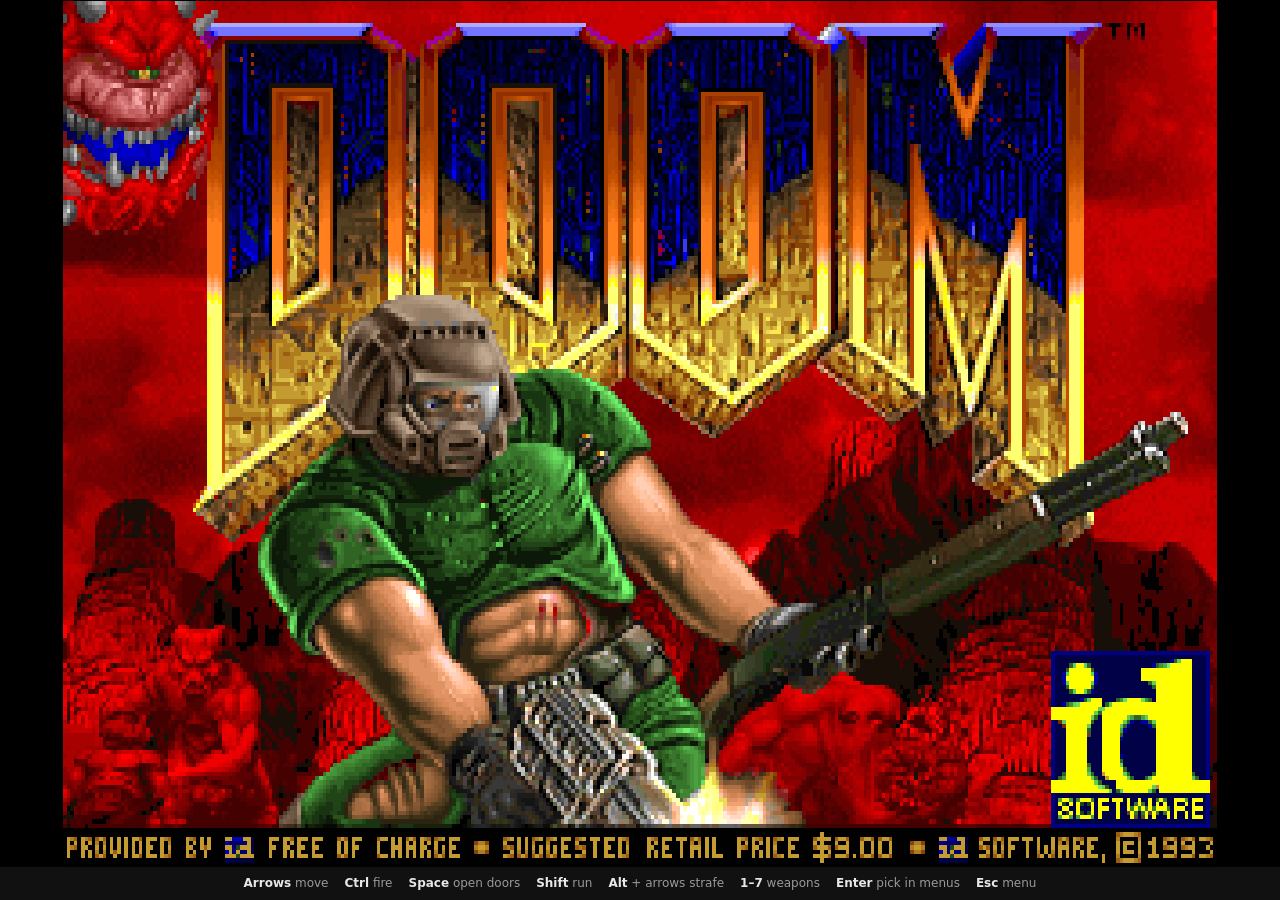
<file: public/games/DOOM/index.html>
<!doctype html>
<html lang="en">
<head>
<meta charset="utf-8">
<meta name="viewport" content="width=device-width, initial-scale=1, viewport-fit=cover">
<title>DOOM (1993, shareware)</title>
<style>
	html, body { margin: 0; height: 100%; background: #000; color: #e8e8e8; font-family: system-ui, -apple-system, "Segoe UI", Roboto, sans-serif; overflow: hidden; }
	body { display: flex; flex-direction: column; }
	.stage { flex: 1; min-height: 0; display: grid; place-items: center; }
	/* DOOM draws 320x200 pixels that were shown on 4:3 screens, so stretch to 4:3 */
	canvas { display: block; width: min(100vw, calc((100vh - 34px) * 4 / 3)); aspect-ratio: 4 / 3; image-rendering: pixelated; background: #000; outline: none; }
	.help {
		flex: none; display: flex; flex-wrap: wrap; justify-content: center; gap: 4px 16px; padding: 8px 12px;
		background: #111; color: #9a9a9a; font-size: 12px; line-height: 1.4;
	}
	.help b { color: #e8e8e8; font-weight: 600; }
	.msg { position: fixed; inset: 0; display: grid; place-items: center; text-align: center; padding: 0 16px; font-size: 15px; color: #bbb; pointer-events: none; }
	/* On-screen buttons for phones and tablets */
	.pad { display: none; }
	@media (pointer: coarse) {
		.help { display: none; }
		.pad {
			position: fixed; left: 0; right: 0; bottom: 0; display: flex; justify-content: space-between; align-items: flex-end;
			padding: 12px max(12px, env(safe-area-inset-right, 0px)) max(12px, env(safe-area-inset-bottom, 0px)) max(12px, env(safe-area-inset-left, 0px));
			pointer-events: none;
		}
		.pad-group { display: grid; gap: 8px; pointer-events: auto; }
		.dpad { grid-template-columns: repeat(3, 54px); grid-template-rows: repeat(2, 54px); }
		.acts { grid-template-columns: repeat(2, 64px); }
		.pad button {
			border: 1px solid rgba(255, 255, 255, 0.25); border-radius: 12px; background: rgba(255, 255, 255, 0.12);
			color: #fff; font: 600 13px system-ui, sans-serif; touch-action: none; user-select: none; -webkit-user-select: none;
		}
		.pad button.down { background: rgba(255, 255, 255, 0.35); }
		.acts button { height: 54px; }
		.up { grid-column: 2; }
		.left { grid-column: 1; grid-row: 2; } .dn { grid-column: 2; grid-row: 2; } .right { grid-column: 3; grid-row: 2; }
	}
</style>
</head>
<body>
<div class="stage"><canvas id="screen" width="640" height="400" tabindex="0" aria-label="DOOM"></canvas></div>
<div class="help">
	<span><b>Arrows</b> move</span><span><b>Ctrl</b> fire</span><span><b>Space</b> open doors</span>
	<span><b>Shift</b> run</span><span><b>Alt</b> + arrows strafe</span><span><b>1–7</b> weapons</span>
	<span><b>Enter</b> pick in menus</span><span><b>Esc</b> menu</span>
</div>
<p class="msg" id="msg">Loading DOOM…</p>
<div class="pad" aria-hidden="true">
	<div class="pad-group dpad">
		<button class="up" data-key="173">▲</button>
		<button class="left" data-key="172">◀</button><button class="dn" data-key="175">▼</button><button class="right" data-key="174">▶</button>
	</div>
	<div class="pad-group acts">
		<button data-key="27">Menu</button><button data-key="13">Enter</button>
		<button data-key="32">Use</button><button data-key="157">Fire</button>
	</div>
</div>
<script>
"use strict";
// DOOM (1993) shareware episode, running as WebAssembly.
// doom.wasm is id Software's DOOM source (GPL-2.0) built for the web by Cornelius Diekmann
// (github.com/diekmann/wasm-fizzbuzz), with the unmodified shareware doom1.wad inside. See README.txt.
// The game can only draw frames and print log lines; it gets nothing else from the page.
(async () => {
	const W = 640, H = 400;
	const canvas = document.getElementById("screen");
	const ctx = canvas.getContext("2d");
	const msg = document.getElementById("msg");
	const memory = new WebAssembly.Memory({ initial: 108 });
	const noop = () => {};

	let game;
	try {
		game = await WebAssembly.instantiateStreaming(fetch("doom.wasm"), {
			js: {
				js_console_log: noop,
				js_stdout: noop,
				js_stderr: noop,
				js_milliseconds_since_start: () => performance.now(),
				js_draw_screen: (ptr) => {
					ctx.putImageData(new ImageData(new Uint8ClampedArray(memory.buffer, ptr, W * H * 4), W, H), 0, 0);
				},
			},
			env: { memory },
		});
	} catch (e) {
		msg.textContent = "Couldn't load DOOM. Reload the page to try again.";
		return;
	}
	msg.remove();
	const doom = game.instance.exports;

	// Browser keys → DOOM's key numbers (doomdef.h)
	const SPECIAL = {
		ArrowLeft: 172, ArrowRight: 174, ArrowUp: 173, ArrowDown: 175,
		Control: 157, Alt: 184, Shift: 182, Enter: 13, Escape: 27, Tab: 9, Backspace: 127, " ": 32, Pause: 255,
	};
	function doomKey(e) {
		if (e.key in SPECIAL) return SPECIAL[e.key];
		if (/^F([1-9]|1[0-2])$/.test(e.key)) return 186 + Number(e.key.slice(1)); // F1 = 187
		if (/^Digit\d$/.test(e.code)) return 48 + Number(e.code.slice(5)); // weapons, even while Shift (run) is held
		if (e.key.length === 1) {
			const c = e.key.toLowerCase().charCodeAt(0);
			if (c >= 32 && c < 127) return c;
		}
		return 0;
	}
	function onKey(type, e) {
		if (e.ctrlKey && e.key !== "Control" && /^[a-z]$/i.test(e.key)) return; // leave browser shortcuts alone
		const k = doomKey(e);
		if (!k) return;
		e.preventDefault();
		doom.add_browser_event(type, k);
	}
	window.addEventListener("keydown", (e) => onKey(0, e));
	window.addEventListener("keyup", (e) => onKey(1, e));

	// On-screen buttons (phones and tablets)
	document.querySelectorAll(".pad button").forEach((b) => {
		const k = Number(b.dataset.key);
		const press = (e) => { e.preventDefault(); b.classList.add("down"); doom.add_browser_event(0, k); };
		const release = (e) => { e.preventDefault(); if (!b.classList.contains("down")) return; b.classList.remove("down"); doom.add_browser_event(1, k); };
		b.addEventListener("pointerdown", press);
		b.addEventListener("pointerup", release);
		b.addEventListener("pointercancel", release);
		b.addEventListener("pointerleave", release);
	});

	canvas.focus();
	document.addEventListener("pointerdown", () => canvas.focus());
	doom.main();
	(function step() {
		doom.doom_loop_step();
		requestAnimationFrame(step);
	})();
})();
</script>
</body>
</html>
</file>
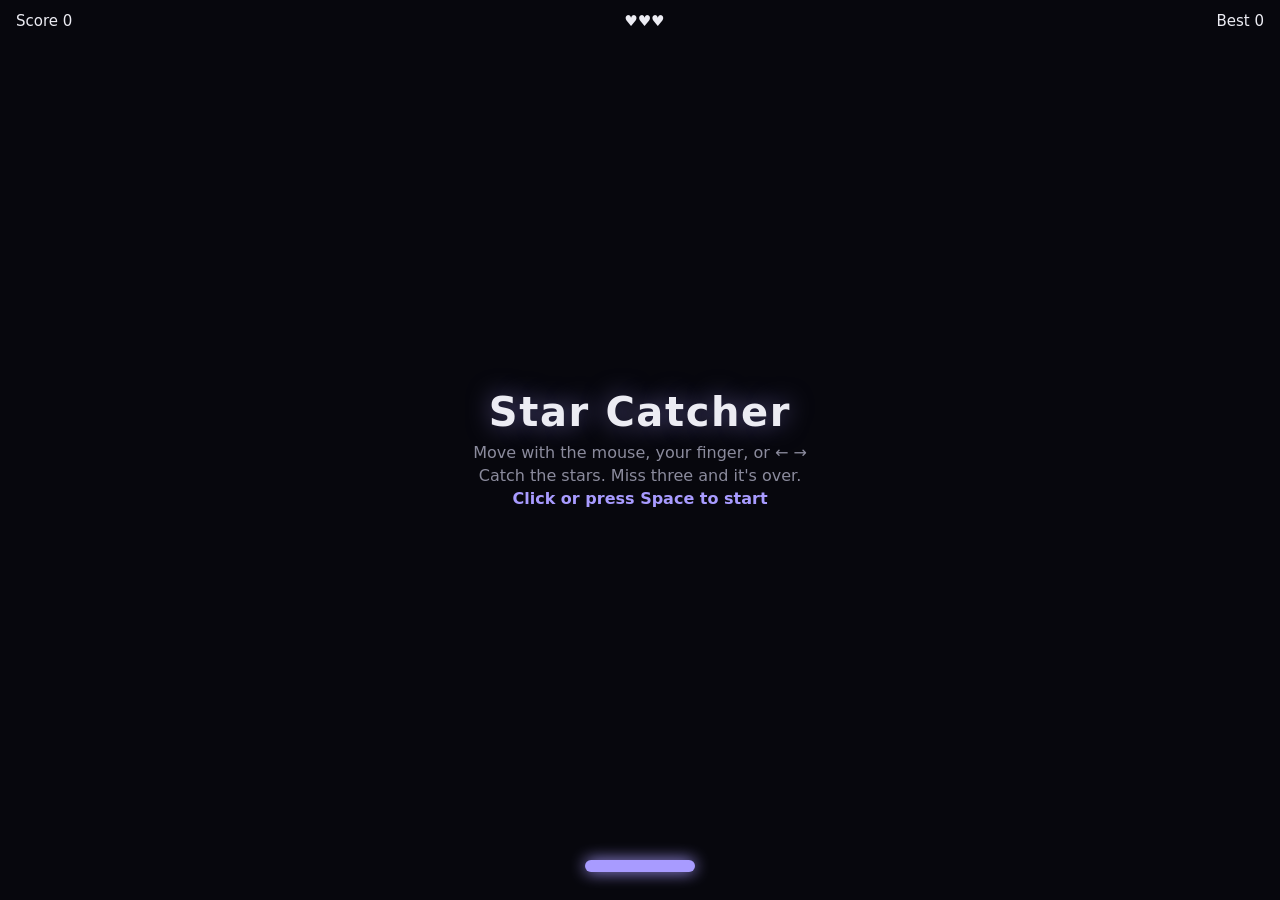
<file: public/games/star-catcher/index.html>
<!doctype html>
<html lang="en">
<head>
<meta charset="utf-8">
<meta name="viewport" content="width=device-width, initial-scale=1">
<title>Star Catcher</title>
<style>
	html, body { margin: 0; height: 100%; background: #07070d; color: #ececf3; font-family: system-ui, "Segoe UI", sans-serif; overflow: hidden; }
	canvas { display: block; width: 100%; height: 100%; touch-action: none; }
	.hud { position: fixed; top: 12px; left: 16px; right: 16px; display: flex; justify-content: space-between; font-size: 15px; font-variant-numeric: tabular-nums; pointer-events: none; }
	.msg { position: fixed; inset: 0; display: grid; place-items: center; text-align: center; pointer-events: none; }
	.msg h1 { margin: 0 0 8px; font-size: 40px; letter-spacing: 0.04em; text-shadow: 0 0 24px rgba(168,155,255,.5); }
	.msg p { margin: 4px 0; color: #8b8b9d; }
	[hidden] { display: none !important; }
</style>
</head>
<body>
<canvas id="c"></canvas>
<div class="hud"><span id="score">Score 0</span><span id="lives">♥♥♥</span><span id="best">Best 0</span></div>
<div class="msg" id="msg">
	<div>
		<h1 id="msg-title">Star Catcher</h1>
		<p>Move with the mouse, your finger, or ← →</p>
		<p>Catch the stars. Miss three and it's over.</p>
		<p><strong style="color:#a89bff">Click or press Space to start</strong></p>
	</div>
</div>
<script>
"use strict";
const c = document.getElementById("c"), ctx = c.getContext("2d");
const scoreEl = document.getElementById("score"), livesEl = document.getElementById("lives"), bestEl = document.getElementById("best");
const msg = document.getElementById("msg"), msgTitle = document.getElementById("msg-title");
let W = 0, H = 0;
let best = 0;
try { best = Number(localStorage.getItem("star-catcher:best")) || 0; } catch (e) {}
bestEl.textContent = "Best " + best;

const paddle = { x: 0, w: 110, h: 12, speed: 9 };
let stars = [], score = 0, lives = 3, running = false, spawnTimer = 0, keys = {};

function resize() {
	const dpr = Math.min(devicePixelRatio || 1, 2);
	W = innerWidth; H = innerHeight;
	c.width = W * dpr; c.height = H * dpr;
	ctx.setTransform(dpr, 0, 0, dpr, 0, 0);
	if (!paddle.x) paddle.x = W / 2;
}
addEventListener("resize", resize); resize();

function start() {
	stars = []; score = 0; lives = 3; spawnTimer = 0; running = true;
	msg.hidden = true; update();
}
function update() {
	scoreEl.textContent = "Score " + score;
	livesEl.textContent = "♥".repeat(lives) + "♡".repeat(3 - lives);
	bestEl.textContent = "Best " + best;
}
function gameOver() {
	running = false;
	if (score > best) { best = score; try { localStorage.setItem("star-catcher:best", String(best)); } catch (e) {} }
	update();
	msgTitle.textContent = "Game over: " + score;
	msg.hidden = false;
}

addEventListener("pointermove", (e) => { paddle.x = e.clientX; });
addEventListener("pointerdown", (e) => { paddle.x = e.clientX; if (!running) start(); });
addEventListener("keydown", (e) => {
	keys[e.key] = true;
	if ((e.key === " " || e.key === "Enter") && !running) { e.preventDefault(); start(); }
});
addEventListener("keyup", (e) => { keys[e.key] = false; });

function step() {
	if (keys.ArrowLeft) paddle.x -= paddle.speed;
	if (keys.ArrowRight) paddle.x += paddle.speed;
	paddle.x = Math.max(paddle.w / 2, Math.min(W - paddle.w / 2, paddle.x));

	if (running) {
		spawnTimer -= 1;
		if (spawnTimer <= 0) {
			stars.push({ x: 20 + Math.random() * (W - 40), y: -10, v: 2 + Math.random() * 1.5 + score * 0.04, r: 7 + Math.random() * 4 });
			spawnTimer = Math.max(18, 55 - score);
		}
		const py = H - 40;
		for (const s of stars) {
			s.y += s.v;
			if (!s.done && s.y + s.r >= py && s.y - s.r <= py + paddle.h && Math.abs(s.x - paddle.x) <= paddle.w / 2 + s.r) {
				s.done = true; score++; update();
			} else if (!s.done && s.y - s.r > H) {
				s.done = true; lives--; update();
				if (lives <= 0) { gameOver(); break; }
			}
		}
		stars = stars.filter((s) => !s.done);
	}

	ctx.clearRect(0, 0, W, H);
	for (const s of stars) {
		ctx.save(); ctx.translate(s.x, s.y); ctx.fillStyle = "#ffe58a"; ctx.shadowColor = "#ffe58a"; ctx.shadowBlur = 12;
		ctx.beginPath();
		for (let i = 0; i < 10; i++) {
			const a = (Math.PI / 5) * i - Math.PI / 2, r = i % 2 ? s.r * 0.45 : s.r;
			ctx.lineTo(Math.cos(a) * r, Math.sin(a) * r);
		}
		ctx.closePath(); ctx.fill(); ctx.restore();
	}
	ctx.fillStyle = "#a89bff"; ctx.shadowColor = "#a89bff"; ctx.shadowBlur = 16;
	ctx.beginPath(); ctx.roundRect(paddle.x - paddle.w / 2, H - 40, paddle.w, paddle.h, 6); ctx.fill();
	ctx.shadowBlur = 0;
	requestAnimationFrame(step);
}
requestAnimationFrame(step);
</script>
</body>
</html>
</file>
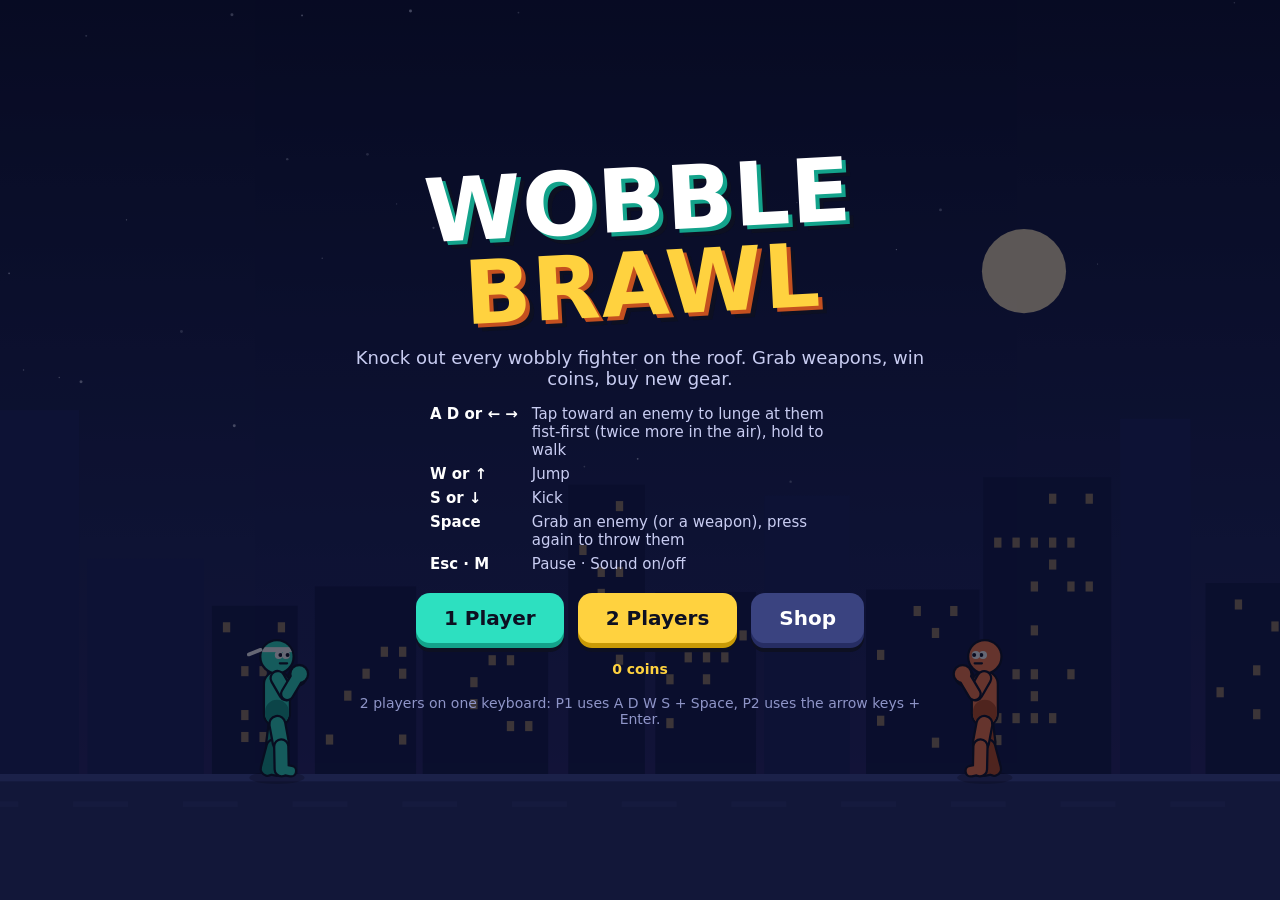
<file: public/games/wobble-brawl/index.html>
<!doctype html>
<html lang="en">
<head>
<meta charset="utf-8">
<meta name="viewport" content="width=device-width, initial-scale=1">
<title>Wobble Brawl</title>
<style>
	html, body { margin: 0; height: 100%; background: #0b1030; color: #f3f4ff; font-family: system-ui, "Segoe UI", Roboto, sans-serif; overflow: hidden; user-select: none; -webkit-user-select: none; }
	canvas#game { display: block; width: 100%; height: 100%; touch-action: none; outline: none; }
	.screen { position: fixed; inset: 0; display: grid; place-items: center; background: rgba(8, 10, 32, 0.62); padding: 16px; box-sizing: border-box; overflow-y: auto; }
	.card { max-width: 600px; width: 100%; text-align: center; }
	.title { margin: 0; font-size: clamp(46px, 9vw, 88px); font-weight: 900; line-height: 0.95; letter-spacing: 0.01em; color: #fff;
		text-shadow: 4px 4px 0 #13a38b, 8px 8px 0 #0d1022; transform: rotate(-3deg); }
	.title span { display: inline-block; color: #ffd23f; text-shadow: 4px 4px 0 #c4501f, 8px 8px 0 #0d1022; }
	.tag { margin: 20px 0 16px; font-size: 18px; color: #c9cdf2; }
	.big { margin: 0 0 6px; font-size: clamp(34px, 6vw, 54px); font-weight: 900; color: #fff; text-shadow: 3px 3px 0 #0d1022; }
	.sub { margin: 0 0 18px; font-size: 18px; color: #c9cdf2; }
	.controls { display: grid; grid-template-columns: auto 1fr; gap: 6px 14px; text-align: left; margin: 0 auto 20px; max-width: 420px; font-size: 15px; color: #c9cdf2; }
	.controls b { color: #fff; font-weight: 700; white-space: nowrap; }
	.row { display: flex; flex-wrap: wrap; gap: 14px; justify-content: center; }
	button.btn { font: inherit; font-size: 20px; font-weight: 900; color: #0d1022; background: #2de0c0; border: 0; border-radius: 14px; padding: 13px 28px; cursor: pointer;
		box-shadow: 0 5px 0 #13a38b, 0 9px 0 #0d1022; transition: transform 0.06s; }
	button.btn:hover { background: #5cf0d6; }
	button.btn:active { transform: translateY(4px); box-shadow: 0 1px 0 #13a38b, 0 4px 0 #0d1022; }
	button.btn.alt { background: #ffd23f; box-shadow: 0 5px 0 #c99a06, 0 9px 0 #0d1022; }
	button.btn.alt:hover { background: #ffe07a; }
	button.btn.plain { background: #3a4380; color: #fff; box-shadow: 0 5px 0 #262d63, 0 9px 0 #0d1022; }
	button.btn.plain:hover { background: #4a55a8; }
	button:focus-visible { outline: 3px solid #ffd23f; outline-offset: 4px; }
	.hint { margin-top: 18px; font-size: 14px; color: #8f95c8; }
	.coins { color: #ffd23f; font-weight: 800; }

	#shop .card { max-width: 820px; }
	.shop-head { display: flex; justify-content: space-between; align-items: baseline; gap: 12px; margin-bottom: 6px; }
	.shop-head .big { margin: 0; }
	.shop-coins { font-size: 22px; }
	.shop-section { margin: 16px 0 8px; text-align: left; font-size: 18px; font-weight: 800; color: #fff; }
	.shop-note { margin: -4px 0 10px; text-align: left; font-size: 14px; color: #8f95c8; }
	.items { display: grid; grid-template-columns: repeat(auto-fill, minmax(118px, 1fr)); gap: 12px; }
	button.item { font: inherit; color: #f3f4ff; background: #1c2357; border: 3px solid #2c3473; border-radius: 16px; padding: 8px 8px 10px; cursor: pointer;
		display: flex; flex-direction: column; align-items: center; gap: 4px; min-width: 0; }
	button.item:hover { border-color: #4a55a8; }
	button.item.on { border-color: #2de0c0; background: #183a55; }
	button.item canvas { width: 96px; height: 96px; }
	.item-name { font-weight: 800; font-size: 15px; }
	.item-tag { font-size: 13px; color: #c9cdf2; }
	.item-tag.price { color: #ffd23f; font-weight: 800; }
	.item-tag.short { color: #ff8fa3; }
	button.item.nope { animation: nope 0.3s; }
	@keyframes nope { 25% { transform: translateX(-6px); } 75% { transform: translateX(6px); } }
	[hidden] { display: none !important; }
</style>
</head>
<body>
<canvas id="game"></canvas>

<div class="screen" id="menu">
	<div class="card">
		<h1 class="title">WOBBLE<br><span>BRAWL</span></h1>
		<p class="tag">Knock out every wobbly fighter on the roof. Grab weapons, win coins, buy new gear.</p>
		<div class="controls">
			<b>A D or ← →</b><span>Tap toward an enemy to lunge at them fist-first (twice more in the air), hold to walk</span>
			<b>W or ↑</b><span>Jump</span>
			<b>S or ↓</b><span>Kick</span>
			<b>Space</b><span>Grab an enemy (or a weapon), press again to throw them</span>
			<b>Esc · M</b><span>Pause · Sound on/off</span>
		</div>
		<div class="row">
			<button type="button" class="btn" id="play" data-primary>1 Player</button>
			<button type="button" class="btn alt" id="duo">2 Players</button>
			<button type="button" class="btn plain" id="menu-shop">Shop</button>
		</div>
		<p class="hint" id="menu-info"></p>
		<p class="hint">2 players on one keyboard: P1 uses A D W S + Space, P2 uses the arrow keys + Enter.</p>
	</div>
</div>

<div class="screen" id="cleared" hidden>
	<div class="card">
		<p class="big" id="cleared-title">Level cleared!</p>
		<p class="sub" id="cleared-text"></p>
		<div class="row">
			<button type="button" class="btn" id="next" data-primary>Next level</button>
			<button type="button" class="btn plain" id="cleared-shop">Shop</button>
		</div>
	</div>
</div>

<div class="screen" id="over" hidden>
	<div class="card">
		<p class="big">Wobbled!</p>
		<p class="sub" id="over-text"></p>
		<div class="row">
			<button type="button" class="btn" id="retry" data-primary>Try again</button>
			<button type="button" class="btn plain" id="over-shop">Shop</button>
			<button type="button" class="btn plain" id="over-menu">Menu</button>
		</div>
	</div>
</div>

<div class="screen" id="match" hidden>
	<div class="card">
		<p class="big" id="match-title">P1 wins!</p>
		<p class="sub" id="match-text"></p>
		<div class="row">
			<button type="button" class="btn" id="rematch" data-primary>Rematch</button>
			<button type="button" class="btn plain" id="match-menu">Menu</button>
		</div>
	</div>
</div>

<div class="screen" id="paused" hidden>
	<div class="card">
		<p class="big">Paused</p>
		<div class="row">
			<button type="button" class="btn" id="resume" data-primary>Keep fighting</button>
			<button type="button" class="btn plain" id="quit">Quit to menu</button>
		</div>
		<p class="hint">or press Esc</p>
	</div>
</div>

<div class="screen" id="shop" hidden>
	<div class="card">
		<div class="shop-head">
			<p class="big">Shop</p>
			<span class="shop-coins coins" id="shop-coins"></span>
		</div>
		<p class="shop-section">Weapons</p>
		<p class="shop-note">You start every level holding the one you pick. You can also grab weapons lying on the roof.</p>
		<div class="items" id="shop-weapons"></div>
		<p class="shop-section">Skins</p>
		<div class="items" id="shop-skins"></div>
		<div class="row" style="margin-top:20px">
			<button type="button" class="btn" id="shop-done" data-primary>Done</button>
		</div>
	</div>
</div>

<script src="matter.min.js"></script>
<script src="game.js"></script>
</body>
</html>
</file>
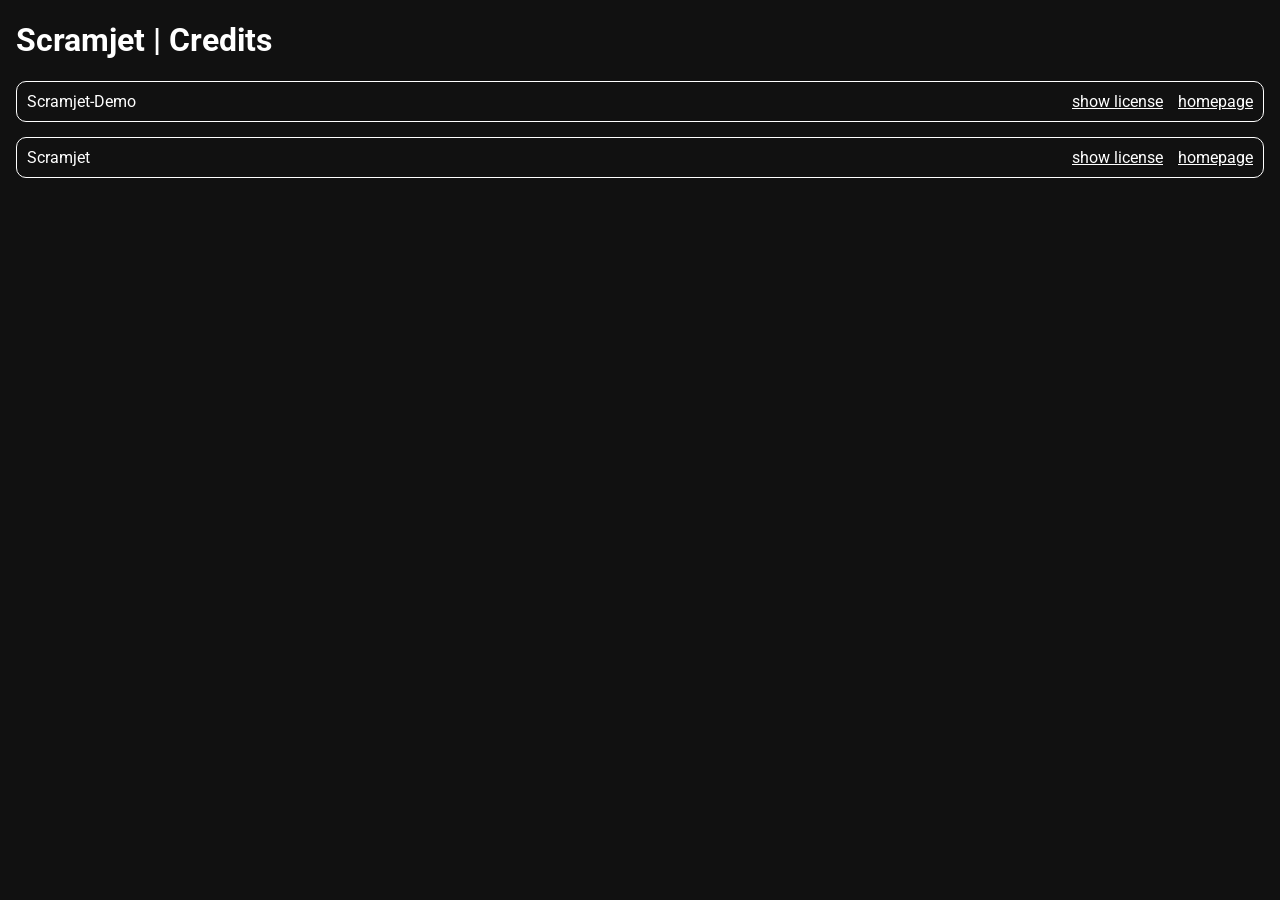
<file: public/credits.html>
<!doctype html>
<html>
	<head>
		<meta charset="utf-8" />
		<meta
			name="viewport"
			content="width=device-width, initial-scale=1.0, shrink-to-fit=no"
		/>
		<title>Scramjet | Licenses</title>
		<link rel="shortcut icon" content="favicon.ico" />
		<link rel="stylesheet" href="index.css" />
	</head>

	<body>
		<div class="logo-wrapper left-margin">
			<h1>Scramjet | Credits</h1>
		</div>
		<div class="desc left-margin">
			<div class="credit">
				<span>Scramjet-Demo</span>
				<input type="checkbox" hidden id="0" />
				<label for="0"></label>
				<a href="https://github.com/MercuryWorkshop/Scramjet-Demo">homepage</a>
				<pre>
          GNU AFFERO GENERAL PUBLIC LICENSE
          Version 3, 19 November 2007

Copyright (C) 2007 Free Software Foundation, Inc. &lt;https://fsf.org/&gt;
Everyone is permitted to copy and distribute verbatim copies
of this license document, but changing it is not allowed.

               Preamble

The GNU Affero General Public License is a free, copyleft license for
software and other kinds of works, specifically designed to ensure
cooperation with the community in the case of network server software.

The licenses for most software and other practical works are designed
to take away your freedom to share and change the works.  By contrast,
our General Public Licenses are intended to guarantee your freedom to
share and change all versions of a program--to make sure it remains free
software for all its users.

When we speak of free software, we are referring to freedom, not
price.  Our General Public Licenses are designed to make sure that you
have the freedom to distribute copies of free software (and charge for
them if you wish), that you receive source code or can get it if you
want it, that you can change the software or use pieces of it in new
free programs, and that you know you can do these things.

Developers that use our General Public Licenses protect your rights
with two steps: (1) assert copyright on the software, and (2) offer
you this License which gives you legal permission to copy, distribute
and/or modify the software.

A secondary benefit of defending all users' freedom is that
improvements made in alternate versions of the program, if they
receive widespread use, become available for other developers to
incorporate.  Many developers of free software are heartened and
encouraged by the resulting cooperation.  However, in the case of
software used on network servers, this result may fail to come about.
The GNU General Public License permits making a modified version and
letting the public access it on a server without ever releasing its
source code to the public.

The GNU Affero General Public License is designed specifically to
ensure that, in such cases, the modified source code becomes available
to the community.  It requires the operator of a network server to
provide the source code of the modified version running there to the
users of that server.  Therefore, public use of a modified version, on
a publicly accessible server, gives the public access to the source
code of the modified version.

An older license, called the Affero General Public License and
published by Affero, was designed to accomplish similar goals.  This is
a different license, not a version of the Affero GPL, but Affero has
released a new version of the Affero GPL which permits relicensing under
this license.

The precise terms and conditions for copying, distribution and
modification follow.

          TERMS AND CONDITIONS

0. Definitions.

"This License" refers to version 3 of the GNU Affero General Public License.

"Copyright" also means copyright-like laws that apply to other kinds of
works, such as semiconductor masks.

"The Program" refers to any copyrightable work licensed under this
License.  Each licensee is addressed as "you".  "Licensees" and
"recipients" may be individuals or organizations.

To "modify" a work means to copy from or adapt all or part of the work
in a fashion requiring copyright permission, other than the making of an
exact copy.  The resulting work is called a "modified version" of the
earlier work or a work "based on" the earlier work.

A "covered work" means either the unmodified Program or a work based
on the Program.

To "propagate" a work means to do anything with it that, without
permission, would make you directly or secondarily liable for
infringement under applicable copyright law, except executing it on a
computer or modifying a private copy.  Propagation includes copying,
distribution (with or without modification), making available to the
public, and in some countries other activities as well.

To "convey" a work means any kind of propagation that enables other
parties to make or receive copies.  Mere interaction with a user through
a computer network, with no transfer of a copy, is not conveying.

An interactive user interface displays "Appropriate Legal Notices"
to the extent that it includes a convenient and prominently visible
feature that (1) displays an appropriate copyright notice, and (2)
tells the user that there is no warranty for the work (except to the
extent that warranties are provided), that licensees may convey the
work under this License, and how to view a copy of this License.  If
the interface presents a list of user commands or options, such as a
menu, a prominent item in the list meets this criterion.

1. Source Code.

The "source code" for a work means the preferred form of the work
for making modifications to it.  "Object code" means any non-source
form of a work.

A "Standard Interface" means an interface that either is an official
standard defined by a recognized standards body, or, in the case of
interfaces specified for a particular programming language, one that
is widely used among developers working in that language.

The "System Libraries" of an executable work include anything, other
than the work as a whole, that (a) is included in the normal form of
packaging a Major Component, but which is not part of that Major
Component, and (b) serves only to enable use of the work with that
Major Component, or to implement a Standard Interface for which an
implementation is available to the public in source code form.  A
"Major Component", in this context, means a major essential component
(kernel, window system, and so on) of the specific operating system
(if any) on which the executable work runs, or a compiler used to
produce the work, or an object code interpreter used to run it.

The "Corresponding Source" for a work in object code form means all
the source code needed to generate, install, and (for an executable
work) run the object code and to modify the work, including scripts to
control those activities.  However, it does not include the work's
System Libraries, or general-purpose tools or generally available free
programs which are used unmodified in performing those activities but
which are not part of the work.  For example, Corresponding Source
includes interface definition files associated with source files for
the work, and the source code for shared libraries and dynamically
linked subprograms that the work is specifically designed to require,
such as by intimate data communication or control flow between those
subprograms and other parts of the work.

The Corresponding Source need not include anything that users
can regenerate automatically from other parts of the Corresponding
Source.

The Corresponding Source for a work in source code form is that
same work.

2. Basic Permissions.

All rights granted under this License are granted for the term of
copyright on the Program, and are irrevocable provided the stated
conditions are met.  This License explicitly affirms your unlimited
permission to run the unmodified Program.  The output from running a
covered work is covered by this License only if the output, given its
content, constitutes a covered work.  This License acknowledges your
rights of fair use or other equivalent, as provided by copyright law.

You may make, run and propagate covered works that you do not
convey, without conditions so long as your license otherwise remains
in force.  You may convey covered works to others for the sole purpose
of having them make modifications exclusively for you, or provide you
with facilities for running those works, provided that you comply with
the terms of this License in conveying all material for which you do
not control copyright.  Those thus making or running the covered works
for you must do so exclusively on your behalf, under your direction
and control, on terms that prohibit them from making any copies of
your copyrighted material outside their relationship with you.

Conveying under any other circumstances is permitted solely under
the conditions stated below.  Sublicensing is not allowed; section 10
makes it unnecessary.

3. Protecting Users' Legal Rights From Anti-Circumvention Law.

No covered work shall be deemed part of an effective technological
measure under any applicable law fulfilling obligations under article
11 of the WIPO copyright treaty adopted on 20 December 1996, or
similar laws prohibiting or restricting circumvention of such
measures.

When you convey a covered work, you waive any legal power to forbid
circumvention of technological measures to the extent such circumvention
is effected by exercising rights under this License with respect to
the covered work, and you disclaim any intention to limit operation or
modification of the work as a means of enforcing, against the work's
users, your or third parties' legal rights to forbid circumvention of
technological measures.

4. Conveying Verbatim Copies.

You may convey verbatim copies of the Program's source code as you
receive it, in any medium, provided that you conspicuously and
appropriately publish on each copy an appropriate copyright notice;
keep intact all notices stating that this License and any
non-permissive terms added in accord with section 7 apply to the code;
keep intact all notices of the absence of any warranty; and give all
recipients a copy of this License along with the Program.

You may charge any price or no price for each copy that you convey,
and you may offer support or warranty protection for a fee.

5. Conveying Modified Source Versions.

You may convey a work based on the Program, or the modifications to
produce it from the Program, in the form of source code under the
terms of section 4, provided that you also meet all of these conditions:

a) The work must carry prominent notices stating that you modified
it, and giving a relevant date.

b) The work must carry prominent notices stating that it is
released under this License and any conditions added under section
7.  This requirement modifies the requirement in section 4 to
"keep intact all notices".

c) You must license the entire work, as a whole, under this
License to anyone who comes into possession of a copy.  This
License will therefore apply, along with any applicable section 7
additional terms, to the whole of the work, and all its parts,
regardless of how they are packaged.  This License gives no
permission to license the work in any other way, but it does not
invalidate such permission if you have separately received it.

d) If the work has interactive user interfaces, each must display
Appropriate Legal Notices; however, if the Program has interactive
interfaces that do not display Appropriate Legal Notices, your
work need not make them do so.

A compilation of a covered work with other separate and independent
works, which are not by their nature extensions of the covered work,
and which are not combined with it such as to form a larger program,
in or on a volume of a storage or distribution medium, is called an
"aggregate" if the compilation and its resulting copyright are not
used to limit the access or legal rights of the compilation's users
beyond what the individual works permit.  Inclusion of a covered work
in an aggregate does not cause this License to apply to the other
parts of the aggregate.

6. Conveying Non-Source Forms.

You may convey a covered work in object code form under the terms
of sections 4 and 5, provided that you also convey the
machine-readable Corresponding Source under the terms of this License,
in one of these ways:

a) Convey the object code in, or embodied in, a physical product
(including a physical distribution medium), accompanied by the
Corresponding Source fixed on a durable physical medium
customarily used for software interchange.

b) Convey the object code in, or embodied in, a physical product
(including a physical distribution medium), accompanied by a
written offer, valid for at least three years and valid for as
long as you offer spare parts or customer support for that product
model, to give anyone who possesses the object code either (1) a
copy of the Corresponding Source for all the software in the
product that is covered by this License, on a durable physical
medium customarily used for software interchange, for a price no
more than your reasonable cost of physically performing this
conveying of source, or (2) access to copy the
Corresponding Source from a network server at no charge.

c) Convey individual copies of the object code with a copy of the
written offer to provide the Corresponding Source.  This
alternative is allowed only occasionally and noncommercially, and
only if you received the object code with such an offer, in accord
with subsection 6b.

d) Convey the object code by offering access from a designated
place (gratis or for a charge), and offer equivalent access to the
Corresponding Source in the same way through the same place at no
further charge.  You need not require recipients to copy the
Corresponding Source along with the object code.  If the place to
copy the object code is a network server, the Corresponding Source
may be on a different server (operated by you or a third party)
that supports equivalent copying facilities, provided you maintain
clear directions next to the object code saying where to find the
Corresponding Source.  Regardless of what server hosts the
Corresponding Source, you remain obligated to ensure that it is
available for as long as needed to satisfy these requirements.

e) Convey the object code using peer-to-peer transmission, provided
you inform other peers where the object code and Corresponding
Source of the work are being offered to the general public at no
charge under subsection 6d.

A separable portion of the object code, whose source code is excluded
from the Corresponding Source as a System Library, need not be
included in conveying the object code work.

A "User Product" is either (1) a "consumer product", which means any
tangible personal property which is normally used for personal, family,
or household purposes, or (2) anything designed or sold for incorporation
into a dwelling.  In determining whether a product is a consumer product,
doubtful cases shall be resolved in favor of coverage.  For a particular
product received by a particular user, "normally used" refers to a
typical or common use of that class of product, regardless of the status
of the particular user or of the way in which the particular user
actually uses, or expects or is expected to use, the product.  A product
is a consumer product regardless of whether the product has substantial
commercial, industrial or non-consumer uses, unless such uses represent
the only significant mode of use of the product.

"Installation Information" for a User Product means any methods,
procedures, authorization keys, or other information required to install
and execute modified versions of a covered work in that User Product from
a modified version of its Corresponding Source.  The information must
suffice to ensure that the continued functioning of the modified object
code is in no case prevented or interfered with solely because
modification has been made.

If you convey an object code work under this section in, or with, or
specifically for use in, a User Product, and the conveying occurs as
part of a transaction in which the right of possession and use of the
User Product is transferred to the recipient in perpetuity or for a
fixed term (regardless of how the transaction is characterized), the
Corresponding Source conveyed under this section must be accompanied
by the Installation Information.  But this requirement does not apply
if neither you nor any third party retains the ability to install
modified object code on the User Product (for example, the work has
been installed in ROM).

The requirement to provide Installation Information does not include a
requirement to continue to provide support service, warranty, or updates
for a work that has been modified or installed by the recipient, or for
the User Product in which it has been modified or installed.  Access to a
network may be denied when the modification itself materially and
adversely affects the operation of the network or violates the rules and
protocols for communication across the network.

Corresponding Source conveyed, and Installation Information provided,
in accord with this section must be in a format that is publicly
documented (and with an implementation available to the public in
source code form), and must require no special password or key for
unpacking, reading or copying.

7. Additional Terms.

"Additional permissions" are terms that supplement the terms of this
License by making exceptions from one or more of its conditions.
Additional permissions that are applicable to the entire Program shall
be treated as though they were included in this License, to the extent
that they are valid under applicable law.  If additional permissions
apply only to part of the Program, that part may be used separately
under those permissions, but the entire Program remains governed by
this License without regard to the additional permissions.

When you convey a copy of a covered work, you may at your option
remove any additional permissions from that copy, or from any part of
it.  (Additional permissions may be written to require their own
removal in certain cases when you modify the work.)  You may place
additional permissions on material, added by you to a covered work,
for which you have or can give appropriate copyright permission.

Notwithstanding any other provision of this License, for material you
add to a covered work, you may (if authorized by the copyright holders of
that material) supplement the terms of this License with terms:

a) Disclaiming warranty or limiting liability differently from the
terms of sections 15 and 16 of this License; or

b) Requiring preservation of specified reasonable legal notices or
author attributions in that material or in the Appropriate Legal
Notices displayed by works containing it; or

c) Prohibiting misrepresentation of the origin of that material, or
requiring that modified versions of such material be marked in
reasonable ways as different from the original version; or

d) Limiting the use for publicity purposes of names of licensors or
authors of the material; or

e) Declining to grant rights under trademark law for use of some
trade names, trademarks, or service marks; or

f) Requiring indemnification of licensors and authors of that
material by anyone who conveys the material (or modified versions of
it) with contractual assumptions of liability to the recipient, for
any liability that these contractual assumptions directly impose on
those licensors and authors.

All other non-permissive additional terms are considered "further
restrictions" within the meaning of section 10.  If the Program as you
received it, or any part of it, contains a notice stating that it is
governed by this License along with a term that is a further
restriction, you may remove that term.  If a license document contains
a further restriction but permits relicensing or conveying under this
License, you may add to a covered work material governed by the terms
of that license document, provided that the further restriction does
not survive such relicensing or conveying.

If you add terms to a covered work in accord with this section, you
must place, in the relevant source files, a statement of the
additional terms that apply to those files, or a notice indicating
where to find the applicable terms.

Additional terms, permissive or non-permissive, may be stated in the
form of a separately written license, or stated as exceptions;
the above requirements apply either way.

8. Termination.

You may not propagate or modify a covered work except as expressly
provided under this License.  Any attempt otherwise to propagate or
modify it is void, and will automatically terminate your rights under
this License (including any patent licenses granted under the third
paragraph of section 11).

However, if you cease all violation of this License, then your
license from a particular copyright holder is reinstated (a)
provisionally, unless and until the copyright holder explicitly and
finally terminates your license, and (b) permanently, if the copyright
holder fails to notify you of the violation by some reasonable means
prior to 60 days after the cessation.

Moreover, your license from a particular copyright holder is
reinstated permanently if the copyright holder notifies you of the
violation by some reasonable means, this is the first time you have
received notice of violation of this License (for any work) from that
copyright holder, and you cure the violation prior to 30 days after
your receipt of the notice.

Termination of your rights under this section does not terminate the
licenses of parties who have received copies or rights from you under
this License.  If your rights have been terminated and not permanently
reinstated, you do not qualify to receive new licenses for the same
material under section 10.

9. Acceptance Not Required for Having Copies.

You are not required to accept this License in order to receive or
run a copy of the Program.  Ancillary propagation of a covered work
occurring solely as a consequence of using peer-to-peer transmission
to receive a copy likewise does not require acceptance.  However,
nothing other than this License grants you permission to propagate or
modify any covered work.  These actions infringe copyright if you do
not accept this License.  Therefore, by modifying or propagating a
covered work, you indicate your acceptance of this License to do so.

10. Automatic Licensing of Downstream Recipients.

Each time you convey a covered work, the recipient automatically
receives a license from the original licensors, to run, modify and
propagate that work, subject to this License.  You are not responsible
for enforcing compliance by third parties with this License.

An "entity transaction" is a transaction transferring control of an
organization, or substantially all assets of one, or subdividing an
organization, or merging organizations.  If propagation of a covered
work results from an entity transaction, each party to that
transaction who receives a copy of the work also receives whatever
licenses to the work the party's predecessor in interest had or could
give under the previous paragraph, plus a right to possession of the
Corresponding Source of the work from the predecessor in interest, if
the predecessor has it or can get it with reasonable efforts.

You may not impose any further restrictions on the exercise of the
rights granted or affirmed under this License.  For example, you may
not impose a license fee, royalty, or other charge for exercise of
rights granted under this License, and you may not initiate litigation
(including a cross-claim or counterclaim in a lawsuit) alleging that
any patent claim is infringed by making, using, selling, offering for
sale, or importing the Program or any portion of it.

11. Patents.

A "contributor" is a copyright holder who authorizes use under this
License of the Program or a work on which the Program is based.  The
work thus licensed is called the contributor's "contributor version".

A contributor's "essential patent claims" are all patent claims
owned or controlled by the contributor, whether already acquired or
hereafter acquired, that would be infringed by some manner, permitted
by this License, of making, using, or selling its contributor version,
but do not include claims that would be infringed only as a
consequence of further modification of the contributor version.  For
purposes of this definition, "control" includes the right to grant
patent sublicenses in a manner consistent with the requirements of
this License.

Each contributor grants you a non-exclusive, worldwide, royalty-free
patent license under the contributor's essential patent claims, to
make, use, sell, offer for sale, import and otherwise run, modify and
propagate the contents of its contributor version.

In the following three paragraphs, a "patent license" is any express
agreement or commitment, however denominated, not to enforce a patent
(such as an express permission to practice a patent or covenant not to
sue for patent infringement).  To "grant" such a patent license to a
party means to make such an agreement or commitment not to enforce a
patent against the party.

If you convey a covered work, knowingly relying on a patent license,
and the Corresponding Source of the work is not available for anyone
to copy, free of charge and under the terms of this License, through a
publicly available network server or other readily accessible means,
then you must either (1) cause the Corresponding Source to be so
available, or (2) arrange to deprive yourself of the benefit of the
patent license for this particular work, or (3) arrange, in a manner
consistent with the requirements of this License, to extend the patent
license to downstream recipients.  "Knowingly relying" means you have
actual knowledge that, but for the patent license, your conveying the
covered work in a country, or your recipient's use of the covered work
in a country, would infringe one or more identifiable patents in that
country that you have reason to believe are valid.

If, pursuant to or in connection with a single transaction or
arrangement, you convey, or propagate by procuring conveyance of, a
covered work, and grant a patent license to some of the parties
receiving the covered work authorizing them to use, propagate, modify
or convey a specific copy of the covered work, then the patent license
you grant is automatically extended to all recipients of the covered
work and works based on it.

A patent license is "discriminatory" if it does not include within
the scope of its coverage, prohibits the exercise of, or is
conditioned on the non-exercise of one or more of the rights that are
specifically granted under this License.  You may not convey a covered
work if you are a party to an arrangement with a third party that is
in the business of distributing software, under which you make payment
to the third party based on the extent of your activity of conveying
the work, and under which the third party grants, to any of the
parties who would receive the covered work from you, a discriminatory
patent license (a) in connection with copies of the covered work
conveyed by you (or copies made from those copies), or (b) primarily
for and in connection with specific products or compilations that
contain the covered work, unless you entered into that arrangement,
or that patent license was granted, prior to 28 March 2007.

Nothing in this License shall be construed as excluding or limiting
any implied license or other defenses to infringement that may
otherwise be available to you under applicable patent law.

12. No Surrender of Others' Freedom.

If conditions are imposed on you (whether by court order, agreement or
otherwise) that contradict the conditions of this License, they do not
excuse you from the conditions of this License.  If you cannot convey a
covered work so as to satisfy simultaneously your obligations under this
License and any other pertinent obligations, then as a consequence you may
not convey it at all.  For example, if you agree to terms that obligate you
to collect a royalty for further conveying from those to whom you convey
the Program, the only way you could satisfy both those terms and this
License would be to refrain entirely from conveying the Program.

13. Remote Network Interaction; Use with the GNU General Public License.

Notwithstanding any other provision of this License, if you modify the
Program, your modified version must prominently offer all users
interacting with it remotely through a computer network (if your version
supports such interaction) an opportunity to receive the Corresponding
Source of your version by providing access to the Corresponding Source
from a network server at no charge, through some standard or customary
means of facilitating copying of software.  This Corresponding Source
shall include the Corresponding Source for any work covered by version 3
of the GNU General Public License that is incorporated pursuant to the
following paragraph.

Notwithstanding any other provision of this License, you have
permission to link or combine any covered work with a work licensed
under version 3 of the GNU General Public License into a single
combined work, and to convey the resulting work.  The terms of this
License will continue to apply to the part which is the covered work,
but the work with which it is combined will remain governed by version
3 of the GNU General Public License.

14. Revised Versions of this License.

The Free Software Foundation may publish revised and/or new versions of
the GNU Affero General Public License from time to time.  Such new versions
will be similar in spirit to the present version, but may differ in detail to
address new problems or concerns.

Each version is given a distinguishing version number.  If the
Program specifies that a certain numbered version of the GNU Affero General
Public License "or any later version" applies to it, you have the
option of following the terms and conditions either of that numbered
version or of any later version published by the Free Software
Foundation.  If the Program does not specify a version number of the
GNU Affero General Public License, you may choose any version ever published
by the Free Software Foundation.

If the Program specifies that a proxy can decide which future
versions of the GNU Affero General Public License can be used, that proxy's
public statement of acceptance of a version permanently authorizes you
to choose that version for the Program.

Later license versions may give you additional or different
permissions.  However, no additional obligations are imposed on any
author or copyright holder as a result of your choosing to follow a
later version.

15. Disclaimer of Warranty.

THERE IS NO WARRANTY FOR THE PROGRAM, TO THE EXTENT PERMITTED BY
APPLICABLE LAW.  EXCEPT WHEN OTHERWISE STATED IN WRITING THE COPYRIGHT
HOLDERS AND/OR OTHER PARTIES PROVIDE THE PROGRAM "AS IS" WITHOUT WARRANTY
OF ANY KIND, EITHER EXPRESSED OR IMPLIED, INCLUDING, BUT NOT LIMITED TO,
THE IMPLIED WARRANTIES OF MERCHANTABILITY AND FITNESS FOR A PARTICULAR
PURPOSE.  THE ENTIRE RISK AS TO THE QUALITY AND PERFORMANCE OF THE PROGRAM
IS WITH YOU.  SHOULD THE PROGRAM PROVE DEFECTIVE, YOU ASSUME THE COST OF
ALL NECESSARY SERVICING, REPAIR OR CORRECTION.

16. Limitation of Liability.

IN NO EVENT UNLESS REQUIRED BY APPLICABLE LAW OR AGREED TO IN WRITING
WILL ANY COPYRIGHT HOLDER, OR ANY OTHER PARTY WHO MODIFIES AND/OR CONVEYS
THE PROGRAM AS PERMITTED ABOVE, BE LIABLE TO YOU FOR DAMAGES, INCLUDING ANY
GENERAL, SPECIAL, INCIDENTAL OR CONSEQUENTIAL DAMAGES ARISING OUT OF THE
USE OR INABILITY TO USE THE PROGRAM (INCLUDING BUT NOT LIMITED TO LOSS OF
DATA OR DATA BEING RENDERED INACCURATE OR LOSSES SUSTAINED BY YOU OR THIRD
PARTIES OR A FAILURE OF THE PROGRAM TO OPERATE WITH ANY OTHER PROGRAMS),
EVEN IF SUCH HOLDER OR OTHER PARTY HAS BEEN ADVISED OF THE POSSIBILITY OF
SUCH DAMAGES.

17. Interpretation of Sections 15 and 16.

If the disclaimer of warranty and limitation of liability provided
above cannot be given local legal effect according to their terms,
reviewing courts shall apply local law that most closely approximates
an absolute waiver of all civil liability in connection with the
Program, unless a warranty or assumption of liability accompanies a
copy of the Program in return for a fee.

        END OF TERMS AND CONDITIONS

How to Apply These Terms to Your New Programs

If you develop a new program, and you want it to be of the greatest
possible use to the public, the best way to achieve this is to make it
free software which everyone can redistribute and change under these terms.

To do so, attach the following notices to the program.  It is safest
to attach them to the start of each source file to most effectively
state the exclusion of warranty; and each file should have at least
the "copyright" line and a pointer to where the full notice is found.

&lt;one line to give the program's name and a brief idea of what it does.&gt;
Copyright (C) &lt;year&gt;  &lt;name of author&gt;

This program is free software: you can redistribute it and/or modify
it under the terms of the GNU Affero General Public License as published
by the Free Software Foundation, either version 3 of the License, or
(at your option) any later version.

This program is distributed in the hope that it will be useful,
but WITHOUT ANY WARRANTY; without even the implied warranty of
MERCHANTABILITY or FITNESS FOR A PARTICULAR PURPOSE.  See the
GNU Affero General Public License for more details.

You should have received a copy of the GNU Affero General Public License
along with this program.  If not, see &lt;https://www.gnu.org/licenses/&gt;.

Also add information on how to contact you by electronic and paper mail.

If your software can interact with users remotely through a computer
network, you should also make sure that it provides a way for users to
get its source.  For example, if your program is a web application, its
interface could display a "Source" link that leads users to an archive
of the code.  There are many ways you could offer source, and different
solutions will be better for different programs; see section 13 for the
specific requirements.

You should also get your employer (if you work as a programmer) or school,
if any, to sign a "copyright disclaimer" for the program, if necessary.
For more information on this, and how to apply and follow the GNU AGPL, see
&lt;https://www.gnu.org/licenses/&gt;.</pre
				>
			</div>
			<div class="credit">
				<span>Scramjet</span>
				<input type="checkbox" hidden id="1" />
				<label for="1"></label>
				<a href="https://github.com/MercuryWorkshop/scramjet">homepage</a>
				<pre>
                    GNU AFFERO GENERAL PUBLIC LICENSE
                       Version 3, 19 November 2007

 Copyright (C) 2007 Free Software Foundation, Inc. &lt;https://fsf.org/&gt;
 Everyone is permitted to copy and distribute verbatim copies
 of this license document, but changing it is not allowed.

                            Preamble

  The GNU Affero General Public License is a free, copyleft license for
software and other kinds of works, specifically designed to ensure
cooperation with the community in the case of network server software.

  The licenses for most software and other practical works are designed
to take away your freedom to share and change the works.  By contrast,
our General Public Licenses are intended to guarantee your freedom to
share and change all versions of a program--to make sure it remains free
software for all its users.

  When we speak of free software, we are referring to freedom, not
price.  Our General Public Licenses are designed to make sure that you
have the freedom to distribute copies of free software (and charge for
them if you wish), that you receive source code or can get it if you
want it, that you can change the software or use pieces of it in new
free programs, and that you know you can do these things.

  Developers that use our General Public Licenses protect your rights
with two steps: (1) assert copyright on the software, and (2) offer
you this License which gives you legal permission to copy, distribute
and/or modify the software.

  A secondary benefit of defending all users' freedom is that
improvements made in alternate versions of the program, if they
receive widespread use, become available for other developers to
incorporate.  Many developers of free software are heartened and
encouraged by the resulting cooperation.  However, in the case of
software used on network servers, this result may fail to come about.
The GNU General Public License permits making a modified version and
letting the public access it on a server without ever releasing its
source code to the public.

  The GNU Affero General Public License is designed specifically to
ensure that, in such cases, the modified source code becomes available
to the community.  It requires the operator of a network server to
provide the source code of the modified version running there to the
users of that server.  Therefore, public use of a modified version, on
a publicly accessible server, gives the public access to the source
code of the modified version.

  An older license, called the Affero General Public License and
published by Affero, was designed to accomplish similar goals.  This is
a different license, not a version of the Affero GPL, but Affero has
released a new version of the Affero GPL which permits relicensing under
this license.

  The precise terms and conditions for copying, distribution and
modification follow.

                       TERMS AND CONDITIONS

  0. Definitions.

  "This License" refers to version 3 of the GNU Affero General Public License.

  "Copyright" also means copyright-like laws that apply to other kinds of
works, such as semiconductor masks.

  "The Program" refers to any copyrightable work licensed under this
License.  Each licensee is addressed as "you".  "Licensees" and
"recipients" may be individuals or organizations.

  To "modify" a work means to copy from or adapt all or part of the work
in a fashion requiring copyright permission, other than the making of an
exact copy.  The resulting work is called a "modified version" of the
earlier work or a work "based on" the earlier work.

  A "covered work" means either the unmodified Program or a work based
on the Program.

  To "propagate" a work means to do anything with it that, without
permission, would make you directly or secondarily liable for
infringement under applicable copyright law, except executing it on a
computer or modifying a private copy.  Propagation includes copying,
distribution (with or without modification), making available to the
public, and in some countries other activities as well.

  To "convey" a work means any kind of propagation that enables other
parties to make or receive copies.  Mere interaction with a user through
a computer network, with no transfer of a copy, is not conveying.

  An interactive user interface displays "Appropriate Legal Notices"
to the extent that it includes a convenient and prominently visible
feature that (1) displays an appropriate copyright notice, and (2)
tells the user that there is no warranty for the work (except to the
extent that warranties are provided), that licensees may convey the
work under this License, and how to view a copy of this License.  If
the interface presents a list of user commands or options, such as a
menu, a prominent item in the list meets this criterion.

  1. Source Code.

  The "source code" for a work means the preferred form of the work
for making modifications to it.  "Object code" means any non-source
form of a work.

  A "Standard Interface" means an interface that either is an official
standard defined by a recognized standards body, or, in the case of
interfaces specified for a particular programming language, one that
is widely used among developers working in that language.

  The "System Libraries" of an executable work include anything, other
than the work as a whole, that (a) is included in the normal form of
packaging a Major Component, but which is not part of that Major
Component, and (b) serves only to enable use of the work with that
Major Component, or to implement a Standard Interface for which an
implementation is available to the public in source code form.  A
"Major Component", in this context, means a major essential component
(kernel, window system, and so on) of the specific operating system
(if any) on which the executable work runs, or a compiler used to
produce the work, or an object code interpreter used to run it.

  The "Corresponding Source" for a work in object code form means all
the source code needed to generate, install, and (for an executable
work) run the object code and to modify the work, including scripts to
control those activities.  However, it does not include the work's
System Libraries, or general-purpose tools or generally available free
programs which are used unmodified in performing those activities but
which are not part of the work.  For example, Corresponding Source
includes interface definition files associated with source files for
the work, and the source code for shared libraries and dynamically
linked subprograms that the work is specifically designed to require,
such as by intimate data communication or control flow between those
subprograms and other parts of the work.

  The Corresponding Source need not include anything that users
can regenerate automatically from other parts of the Corresponding
Source.

  The Corresponding Source for a work in source code form is that
same work.

  2. Basic Permissions.

  All rights granted under this License are granted for the term of
copyright on the Program, and are irrevocable provided the stated
conditions are met.  This License explicitly affirms your unlimited
permission to run the unmodified Program.  The output from running a
covered work is covered by this License only if the output, given its
content, constitutes a covered work.  This License acknowledges your
rights of fair use or other equivalent, as provided by copyright law.

  You may make, run and propagate covered works that you do not
convey, without conditions so long as your license otherwise remains
in force.  You may convey covered works to others for the sole purpose
of having them make modifications exclusively for you, or provide you
with facilities for running those works, provided that you comply with
the terms of this License in conveying all material for which you do
not control copyright.  Those thus making or running the covered works
for you must do so exclusively on your behalf, under your direction
and control, on terms that prohibit them from making any copies of
your copyrighted material outside their relationship with you.

  Conveying under any other circumstances is permitted solely under
the conditions stated below.  Sublicensing is not allowed; section 10
makes it unnecessary.

  3. Protecting Users' Legal Rights From Anti-Circumvention Law.

  No covered work shall be deemed part of an effective technological
measure under any applicable law fulfilling obligations under article
11 of the WIPO copyright treaty adopted on 20 December 1996, or
similar laws prohibiting or restricting circumvention of such
measures.

  When you convey a covered work, you waive any legal power to forbid
circumvention of technological measures to the extent such circumvention
is effected by exercising rights under this License with respect to
the covered work, and you disclaim any intention to limit operation or
modification of the work as a means of enforcing, against the work's
users, your or third parties' legal rights to forbid circumvention of
technological measures.

  4. Conveying Verbatim Copies.

  You may convey verbatim copies of the Program's source code as you
receive it, in any medium, provided that you conspicuously and
appropriately publish on each copy an appropriate copyright notice;
keep intact all notices stating that this License and any
non-permissive terms added in accord with section 7 apply to the code;
keep intact all notices of the absence of any warranty; and give all
recipients a copy of this License along with the Program.

  You may charge any price or no price for each copy that you convey,
and you may offer support or warranty protection for a fee.

  5. Conveying Modified Source Versions.

  You may convey a work based on the Program, or the modifications to
produce it from the Program, in the form of source code under the
terms of section 4, provided that you also meet all of these conditions:

    a) The work must carry prominent notices stating that you modified
    it, and giving a relevant date.

    b) The work must carry prominent notices stating that it is
    released under this License and any conditions added under section
    7.  This requirement modifies the requirement in section 4 to
    "keep intact all notices".

    c) You must license the entire work, as a whole, under this
    License to anyone who comes into possession of a copy.  This
    License will therefore apply, along with any applicable section 7
    additional terms, to the whole of the work, and all its parts,
    regardless of how they are packaged.  This License gives no
    permission to license the work in any other way, but it does not
    invalidate such permission if you have separately received it.

    d) If the work has interactive user interfaces, each must display
    Appropriate Legal Notices; however, if the Program has interactive
    interfaces that do not display Appropriate Legal Notices, your
    work need not make them do so.

  A compilation of a covered work with other separate and independent
works, which are not by their nature extensions of the covered work,
and which are not combined with it such as to form a larger program,
in or on a volume of a storage or distribution medium, is called an
"aggregate" if the compilation and its resulting copyright are not
used to limit the access or legal rights of the compilation's users
beyond what the individual works permit.  Inclusion of a covered work
in an aggregate does not cause this License to apply to the other
parts of the aggregate.

  6. Conveying Non-Source Forms.

  You may convey a covered work in object code form under the terms
of sections 4 and 5, provided that you also convey the
machine-readable Corresponding Source under the terms of this License,
in one of these ways:

    a) Convey the object code in, or embodied in, a physical product
    (including a physical distribution medium), accompanied by the
    Corresponding Source fixed on a durable physical medium
    customarily used for software interchange.

    b) Convey the object code in, or embodied in, a physical product
    (including a physical distribution medium), accompanied by a
    written offer, valid for at least three years and valid for as
    long as you offer spare parts or customer support for that product
    model, to give anyone who possesses the object code either (1) a
    copy of the Corresponding Source for all the software in the
    product that is covered by this License, on a durable physical
    medium customarily used for software interchange, for a price no
    more than your reasonable cost of physically performing this
    conveying of source, or (2) access to copy the
    Corresponding Source from a network server at no charge.

    c) Convey individual copies of the object code with a copy of the
    written offer to provide the Corresponding Source.  This
    alternative is allowed only occasionally and noncommercially, and
    only if you received the object code with such an offer, in accord
    with subsection 6b.

    d) Convey the object code by offering access from a designated
    place (gratis or for a charge), and offer equivalent access to the
    Corresponding Source in the same way through the same place at no
    further charge.  You need not require recipients to copy the
    Corresponding Source along with the object code.  If the place to
    copy the object code is a network server, the Corresponding Source
    may be on a different server (operated by you or a third party)
    that supports equivalent copying facilities, provided you maintain
    clear directions next to the object code saying where to find the
    Corresponding Source.  Regardless of what server hosts the
    Corresponding Source, you remain obligated to ensure that it is
    available for as long as needed to satisfy these requirements.

    e) Convey the object code using peer-to-peer transmission, provided
    you inform other peers where the object code and Corresponding
    Source of the work are being offered to the general public at no
    charge under subsection 6d.

  A separable portion of the object code, whose source code is excluded
from the Corresponding Source as a System Library, need not be
included in conveying the object code work.

  A "User Product" is either (1) a "consumer product", which means any
tangible personal property which is normally used for personal, family,
or household purposes, or (2) anything designed or sold for incorporation
into a dwelling.  In determining whether a product is a consumer product,
doubtful cases shall be resolved in favor of coverage.  For a particular
product received by a particular user, "normally used" refers to a
typical or common use of that class of product, regardless of the status
of the particular user or of the way in which the particular user
actually uses, or expects or is expected to use, the product.  A product
is a consumer product regardless of whether the product has substantial
commercial, industrial or non-consumer uses, unless such uses represent
the only significant mode of use of the product.

  "Installation Information" for a User Product means any methods,
procedures, authorization keys, or other information required to install
and execute modified versions of a covered work in that User Product from
a modified version of its Corresponding Source.  The information must
suffice to ensure that the continued functioning of the modified object
code is in no case prevented or interfered with solely because
modification has been made.

  If you convey an object code work under this section in, or with, or
specifically for use in, a User Product, and the conveying occurs as
part of a transaction in which the right of possession and use of the
User Product is transferred to the recipient in perpetuity or for a
fixed term (regardless of how the transaction is characterized), the
Corresponding Source conveyed under this section must be accompanied
by the Installation Information.  But this requirement does not apply
if neither you nor any third party retains the ability to install
modified object code on the User Product (for example, the work has
been installed in ROM).

  The requirement to provide Installation Information does not include a
requirement to continue to provide support service, warranty, or updates
for a work that has been modified or installed by the recipient, or for
the User Product in which it has been modified or installed.  Access to a
network may be denied when the modification itself materially and
adversely affects the operation of the network or violates the rules and
protocols for communication across the network.

  Corresponding Source conveyed, and Installation Information provided,
in accord with this section must be in a format that is publicly
documented (and with an implementation available to the public in
source code form), and must require no special password or key for
unpacking, reading or copying.

  7. Additional Terms.

  "Additional permissions" are terms that supplement the terms of this
License by making exceptions from one or more of its conditions.
Additional permissions that are applicable to the entire Program shall
be treated as though they were included in this License, to the extent
that they are valid under applicable law.  If additional permissions
apply only to part of the Program, that part may be used separately
under those permissions, but the entire Program remains governed by
this License without regard to the additional permissions.

  When you convey a copy of a covered work, you may at your option
remove any additional permissions from that copy, or from any part of
it.  (Additional permissions may be written to require their own
removal in certain cases when you modify the work.)  You may place
additional permissions on material, added by you to a covered work,
for which you have or can give appropriate copyright permission.

  Notwithstanding any other provision of this License, for material you
add to a covered work, you may (if authorized by the copyright holders of
that material) supplement the terms of this License with terms:

    a) Disclaiming warranty or limiting liability differently from the
    terms of sections 15 and 16 of this License; or

    b) Requiring preservation of specified reasonable legal notices or
    author attributions in that material or in the Appropriate Legal
    Notices displayed by works containing it; or

    c) Prohibiting misrepresentation of the origin of that material, or
    requiring that modified versions of such material be marked in
    reasonable ways as different from the original version; or

    d) Limiting the use for publicity purposes of names of licensors or
    authors of the material; or

    e) Declining to grant rights under trademark law for use of some
    trade names, trademarks, or service marks; or

    f) Requiring indemnification of licensors and authors of that
    material by anyone who conveys the material (or modified versions of
    it) with contractual assumptions of liability to the recipient, for
    any liability that these contractual assumptions directly impose on
    those licensors and authors.

  All other non-permissive additional terms are considered "further
restrictions" within the meaning of section 10.  If the Program as you
received it, or any part of it, contains a notice stating that it is
governed by this License along with a term that is a further
restriction, you may remove that term.  If a license document contains
a further restriction but permits relicensing or conveying under this
License, you may add to a covered work material governed by the terms
of that license document, provided that the further restriction does
not survive such relicensing or conveying.

  If you add terms to a covered work in accord with this section, you
must place, in the relevant source files, a statement of the
additional terms that apply to those files, or a notice indicating
where to find the applicable terms.

  Additional terms, permissive or non-permissive, may be stated in the
form of a separately written license, or stated as exceptions;
the above requirements apply either way.

  8. Termination.

  You may not propagate or modify a covered work except as expressly
provided under this License.  Any attempt otherwise to propagate or
modify it is void, and will automatically terminate your rights under
this License (including any patent licenses granted under the third
paragraph of section 11).

  However, if you cease all violation of this License, then your
license from a particular copyright holder is reinstated (a)
provisionally, unless and until the copyright holder explicitly and
finally terminates your license, and (b) permanently, if the copyright
holder fails to notify you of the violation by some reasonable means
prior to 60 days after the cessation.

  Moreover, your license from a particular copyright holder is
reinstated permanently if the copyright holder notifies you of the
violation by some reasonable means, this is the first time you have
received notice of violation of this License (for any work) from that
copyright holder, and you cure the violation prior to 30 days after
your receipt of the notice.

  Termination of your rights under this section does not terminate the
licenses of parties who have received copies or rights from you under
this License.  If your rights have been terminated and not permanently
reinstated, you do not qualify to receive new licenses for the same
material under section 10.

  9. Acceptance Not Required for Having Copies.

  You are not required to accept this License in order to receive or
run a copy of the Program.  Ancillary propagation of a covered work
occurring solely as a consequence of using peer-to-peer transmission
to receive a copy likewise does not require acceptance.  However,
nothing other than this License grants you permission to propagate or
modify any covered work.  These actions infringe copyright if you do
not accept this License.  Therefore, by modifying or propagating a
covered work, you indicate your acceptance of this License to do so.

  10. Automatic Licensing of Downstream Recipients.

  Each time you convey a covered work, the recipient automatically
receives a license from the original licensors, to run, modify and
propagate that work, subject to this License.  You are not responsible
for enforcing compliance by third parties with this License.

  An "entity transaction" is a transaction transferring control of an
organization, or substantially all assets of one, or subdividing an
organization, or merging organizations.  If propagation of a covered
work results from an entity transaction, each party to that
transaction who receives a copy of the work also receives whatever
licenses to the work the party's predecessor in interest had or could
give under the previous paragraph, plus a right to possession of the
Corresponding Source of the work from the predecessor in interest, if
the predecessor has it or can get it with reasonable efforts.

  You may not impose any further restrictions on the exercise of the
rights granted or affirmed under this License.  For example, you may
not impose a license fee, royalty, or other charge for exercise of
rights granted under this License, and you may not initiate litigation
(including a cross-claim or counterclaim in a lawsuit) alleging that
any patent claim is infringed by making, using, selling, offering for
sale, or importing the Program or any portion of it.

  11. Patents.

  A "contributor" is a copyright holder who authorizes use under this
License of the Program or a work on which the Program is based.  The
work thus licensed is called the contributor's "contributor version".

  A contributor's "essential patent claims" are all patent claims
owned or controlled by the contributor, whether already acquired or
hereafter acquired, that would be infringed by some manner, permitted
by this License, of making, using, or selling its contributor version,
but do not include claims that would be infringed only as a
consequence of further modification of the contributor version.  For
purposes of this definition, "control" includes the right to grant
patent sublicenses in a manner consistent with the requirements of
this License.

  Each contributor grants you a non-exclusive, worldwide, royalty-free
patent license under the contributor's essential patent claims, to
make, use, sell, offer for sale, import and otherwise run, modify and
propagate the contents of its contributor version.

  In the following three paragraphs, a "patent license" is any express
agreement or commitment, however denominated, not to enforce a patent
(such as an express permission to practice a patent or covenant not to
sue for patent infringement).  To "grant" such a patent license to a
party means to make such an agreement or commitment not to enforce a
patent against the party.

  If you convey a covered work, knowingly relying on a patent license,
and the Corresponding Source of the work is not available for anyone
to copy, free of charge and under the terms of this License, through a
publicly available network server or other readily accessible means,
then you must either (1) cause the Corresponding Source to be so
available, or (2) arrange to deprive yourself of the benefit of the
patent license for this particular work, or (3) arrange, in a manner
consistent with the requirements of this License, to extend the patent
license to downstream recipients.  "Knowingly relying" means you have
actual knowledge that, but for the patent license, your conveying the
covered work in a country, or your recipient's use of the covered work
in a country, would infringe one or more identifiable patents in that
country that you have reason to believe are valid.

  If, pursuant to or in connection with a single transaction or
arrangement, you convey, or propagate by procuring conveyance of, a
covered work, and grant a patent license to some of the parties
receiving the covered work authorizing them to use, propagate, modify
or convey a specific copy of the covered work, then the patent license
you grant is automatically extended to all recipients of the covered
work and works based on it.

  A patent license is "discriminatory" if it does not include within
the scope of its coverage, prohibits the exercise of, or is
conditioned on the non-exercise of one or more of the rights that are
specifically granted under this License.  You may not convey a covered
work if you are a party to an arrangement with a third party that is
in the business of distributing software, under which you make payment
to the third party based on the extent of your activity of conveying
the work, and under which the third party grants, to any of the
parties who would receive the covered work from you, a discriminatory
patent license (a) in connection with copies of the covered work
conveyed by you (or copies made from those copies), or (b) primarily
for and in connection with specific products or compilations that
contain the covered work, unless you entered into that arrangement,
or that patent license was granted, prior to 28 March 2007.

  Nothing in this License shall be construed as excluding or limiting
any implied license or other defenses to infringement that may
otherwise be available to you under applicable patent law.

  12. No Surrender of Others' Freedom.

  If conditions are imposed on you (whether by court order, agreement or
otherwise) that contradict the conditions of this License, they do not
excuse you from the conditions of this License.  If you cannot convey a
covered work so as to satisfy simultaneously your obligations under this
License and any other pertinent obligations, then as a consequence you may
not convey it at all.  For example, if you agree to terms that obligate you
to collect a royalty for further conveying from those to whom you convey
the Program, the only way you could satisfy both those terms and this
License would be to refrain entirely from conveying the Program.

  13. Remote Network Interaction; Use with the GNU General Public License.

  Notwithstanding any other provision of this License, if you modify the
Program, your modified version must prominently offer all users
interacting with it remotely through a computer network (if your version
supports such interaction) an opportunity to receive the Corresponding
Source of your version by providing access to the Corresponding Source
from a network server at no charge, through some standard or customary
means of facilitating copying of software.  This Corresponding Source
shall include the Corresponding Source for any work covered by version 3
of the GNU General Public License that is incorporated pursuant to the
following paragraph.

  Notwithstanding any other provision of this License, you have
permission to link or combine any covered work with a work licensed
under version 3 of the GNU General Public License into a single
combined work, and to convey the resulting work.  The terms of this
License will continue to apply to the part which is the covered work,
but the work with which it is combined will remain governed by version
3 of the GNU General Public License.

  14. Revised Versions of this License.

  The Free Software Foundation may publish revised and/or new versions of
the GNU Affero General Public License from time to time.  Such new versions
will be similar in spirit to the present version, but may differ in detail to
address new problems or concerns.

  Each version is given a distinguishing version number.  If the
Program specifies that a certain numbered version of the GNU Affero General
Public License "or any later version" applies to it, you have the
option of following the terms and conditions either of that numbered
version or of any later version published by the Free Software
Foundation.  If the Program does not specify a version number of the
GNU Affero General Public License, you may choose any version ever published
by the Free Software Foundation.

  If the Program specifies that a proxy can decide which future
versions of the GNU Affero General Public License can be used, that proxy's
public statement of acceptance of a version permanently authorizes you
to choose that version for the Program.

  Later license versions may give you additional or different
permissions.  However, no additional obligations are imposed on any
author or copyright holder as a result of your choosing to follow a
later version.

  15. Disclaimer of Warranty.

  THERE IS NO WARRANTY FOR THE PROGRAM, TO THE EXTENT PERMITTED BY
APPLICABLE LAW.  EXCEPT WHEN OTHERWISE STATED IN WRITING THE COPYRIGHT
HOLDERS AND/OR OTHER PARTIES PROVIDE THE PROGRAM "AS IS" WITHOUT WARRANTY
OF ANY KIND, EITHER EXPRESSED OR IMPLIED, INCLUDING, BUT NOT LIMITED TO,
THE IMPLIED WARRANTIES OF MERCHANTABILITY AND FITNESS FOR A PARTICULAR
PURPOSE.  THE ENTIRE RISK AS TO THE QUALITY AND PERFORMANCE OF THE PROGRAM
IS WITH YOU.  SHOULD THE PROGRAM PROVE DEFECTIVE, YOU ASSUME THE COST OF
ALL NECESSARY SERVICING, REPAIR OR CORRECTION.

  16. Limitation of Liability.

  IN NO EVENT UNLESS REQUIRED BY APPLICABLE LAW OR AGREED TO IN WRITING
WILL ANY COPYRIGHT HOLDER, OR ANY OTHER PARTY WHO MODIFIES AND/OR CONVEYS
THE PROGRAM AS PERMITTED ABOVE, BE LIABLE TO YOU FOR DAMAGES, INCLUDING ANY
GENERAL, SPECIAL, INCIDENTAL OR CONSEQUENTIAL DAMAGES ARISING OUT OF THE
USE OR INABILITY TO USE THE PROGRAM (INCLUDING BUT NOT LIMITED TO LOSS OF
DATA OR DATA BEING RENDERED INACCURATE OR LOSSES SUSTAINED BY YOU OR THIRD
PARTIES OR A FAILURE OF THE PROGRAM TO OPERATE WITH ANY OTHER PROGRAMS),
EVEN IF SUCH HOLDER OR OTHER PARTY HAS BEEN ADVISED OF THE POSSIBILITY OF
SUCH DAMAGES.

  17. Interpretation of Sections 15 and 16.

  If the disclaimer of warranty and limitation of liability provided
above cannot be given local legal effect according to their terms,
reviewing courts shall apply local law that most closely approximates
an absolute waiver of all civil liability in connection with the
Program, unless a warranty or assumption of liability accompanies a
copy of the Program in return for a fee.

                     END OF TERMS AND CONDITIONS

            How to Apply These Terms to Your New Programs

  If you develop a new program, and you want it to be of the greatest
possible use to the public, the best way to achieve this is to make it
free software which everyone can redistribute and change under these terms.

  To do so, attach the following notices to the program.  It is safest
to attach them to the start of each source file to most effectively
state the exclusion of warranty; and each file should have at least
the "copyright" line and a pointer to where the full notice is found.

    &lt;one line to give the program's name and a brief idea of what it does.&gt;
    Copyright (C) &lt;year&gt;  &lt;name of author&gt;

    This program is free software: you can redistribute it and/or modify
    it under the terms of the GNU Affero General Public License as published
    by the Free Software Foundation, either version 3 of the License, or
    (at your option) any later version.

    This program is distributed in the hope that it will be useful,
    but WITHOUT ANY WARRANTY; without even the implied warranty of
    MERCHANTABILITY or FITNESS FOR A PARTICULAR PURPOSE.  See the
    GNU Affero General Public License for more details.

    You should have received a copy of the GNU Affero General Public License
    along with this program.  If not, see &lt;https://www.gnu.org/licenses/&gt;.

Also add information on how to contact you by electronic and paper mail.

  If your software can interact with users remotely through a computer
network, you should also make sure that it provides a way for users to
get its source.  For example, if your program is a web application, its
interface could display a "Source" link that leads users to an archive
of the code.  There are many ways you could offer source, and different
solutions will be better for different programs; see section 13 for the
specific requirements.

  You should also get your employer (if you work as a programmer) or school,
if any, to sign a "copyright disclaimer" for the program, if necessary.
For more information on this, and how to apply and follow the GNU AGPL, see
&lt;https://www.gnu.org/licenses/&gt;.</pre
				>
			</div>
		</div>
	</body>
</html>
</file>
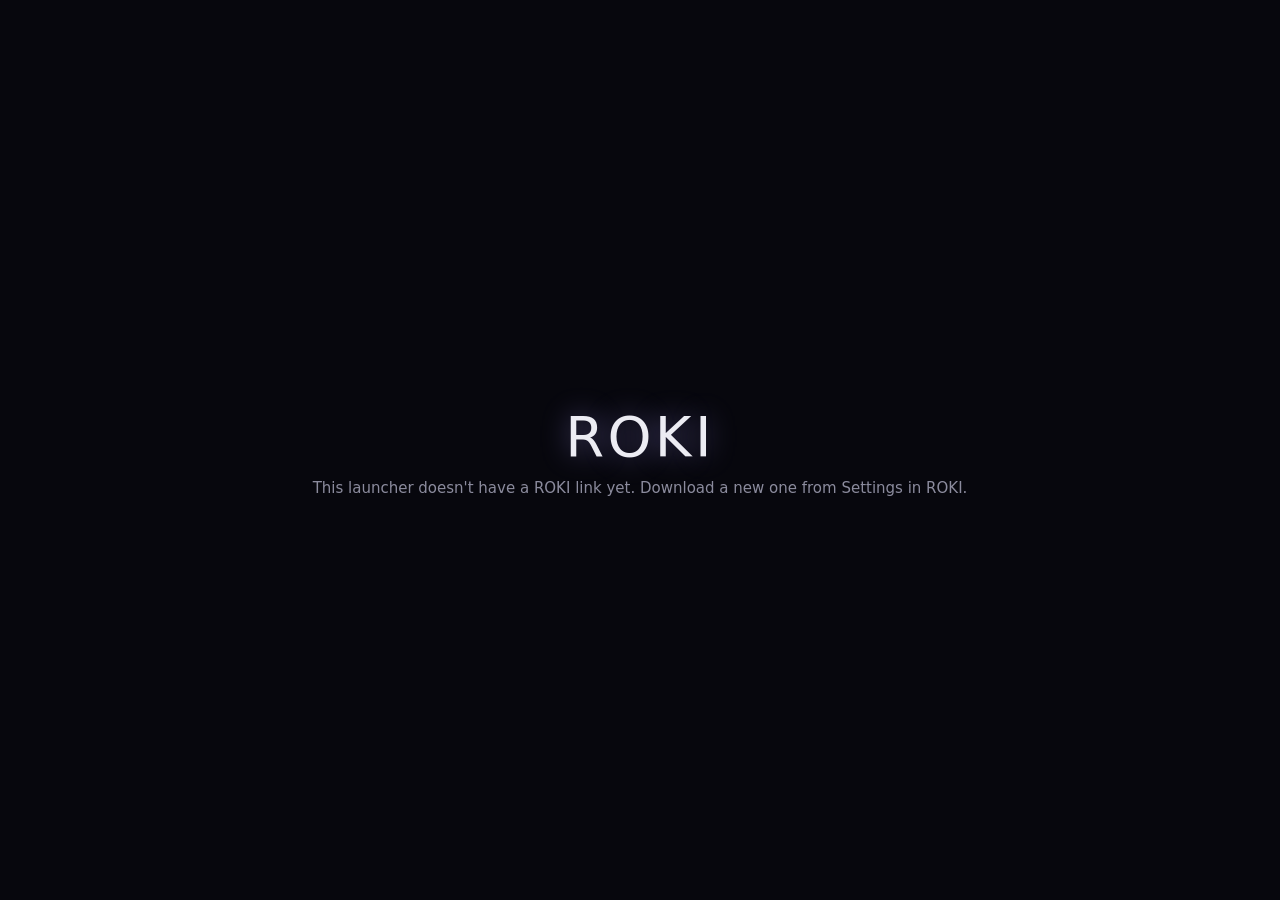
<file: public/launcher.html>
<!doctype html>
<html lang="en">
<head>
<meta charset="utf-8">
<meta name="viewport" content="width=device-width, initial-scale=1">
<title>ROKI</title>
<style>
	html, body { margin: 0; height: 100%; background: #07070d; color: #ececf3; font-family: system-ui, -apple-system, "Segoe UI", Roboto, sans-serif; }
	main { height: 100%; box-sizing: border-box; display: grid; place-items: center; text-align: center; padding: 0 16px; }
	h1 { margin: 0 0 10px; font-size: 56px; font-weight: 500; letter-spacing: 0.06em; text-shadow: 0 0 28px rgba(168, 155, 255, 0.45); }
	p { margin: 0; color: #8b8b9d; font-size: 15px; }
</style>
</head>
<body>
<main>
	<div>
		<h1>ROKI</h1>
		<p id="msg">Opening…</p>
	</div>
</main>
<script>
	"use strict";
	// ROKI launcher: opening this file takes you into ROKI with its invite link,
	// then ROKI hides itself in an about:blank tab.
	// Anyone with this file can get into ROKI, so only give it to friends.
	// To point it at a different ROKI, download a new launcher from ROKI's Settings.
	const ROKI_LINK = "__ROKI_LINK__";

	if (/^https?:\/\/[^\s"'#]+$/i.test(ROKI_LINK)) {
		location.replace(ROKI_LINK + "#cloak");
	} else {
		document.getElementById("msg").textContent = "This launcher doesn't have a ROKI link yet. Download a new one from Settings in ROKI.";
	}
</script>
</body>
</html>
</file>
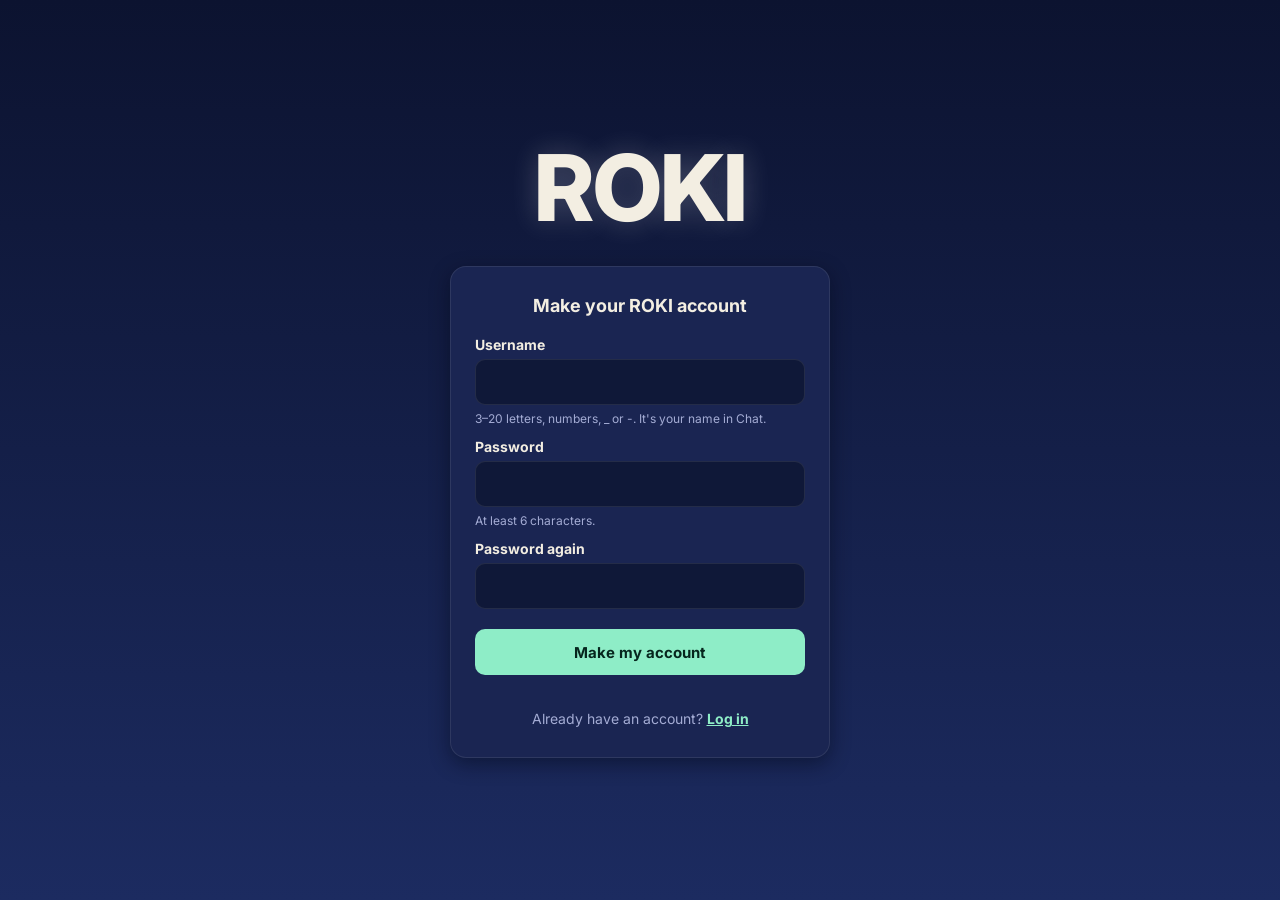
<file: public/signup.html>
<!doctype html>
<html lang="en">
<head>
	<meta charset="utf-8">
	<meta name="viewport" content="width=device-width, initial-scale=1, viewport-fit=cover">
	<title>ROKI</title>
	<link rel="icon" href="favicon.ico">
	<link rel="preconnect" href="https://fonts.googleapis.com">
	<link rel="preconnect" href="https://fonts.gstatic.com" crossorigin>
	<link rel="stylesheet" href="https://fonts.googleapis.com/css2?family=Inter:wght@400;500;600;700;800&display=swap" crossorigin="anonymous">
	<link rel="stylesheet" href="roki.css">
</head>
<body class="login-page">
	<main class="login">
		<h1 class="wordmark">ROKI</h1>
		<form class="lock-card auth-card" id="form" novalidate>
			<p class="lock-title">Make your ROKI account</p>
			<label class="auth-label" for="username">Username</label>
			<input class="auth-input" id="username" autocomplete="username" autocapitalize="none" spellcheck="false" maxlength="20" required aria-describedby="name-hint">
			<p class="auth-hint" id="name-hint">3–20 letters, numbers, _ or -. It's your name in Chat.</p>
			<label class="auth-label" for="password">Password</label>
			<input class="auth-input" id="password" type="password" autocomplete="new-password" maxlength="128" required aria-describedby="pw-hint">
			<p class="auth-hint" id="pw-hint">At least 6 characters.</p>
			<label class="auth-label" for="confirm">Password again</label>
			<input class="auth-input" id="confirm" type="password" autocomplete="new-password" maxlength="128" required>
			<button class="auth-btn" type="submit" id="go">Make my account</button>
			<p class="lock-text auth-msg" id="msg" role="status"></p>
			<p class="lock-text auth-alt">Already have an account? <a href="/login" id="login-link">Log in</a></p>
		</form>
	</main>
	<script>
		"use strict";
		const $ = (id) => document.getElementById(id);
		const msg = $("msg");
		$("login-link").href = "/login" + location.hash;
		function say(text, bad) {
			msg.textContent = text;
			msg.classList.toggle("bad", !!bad);
		}
		$("form").addEventListener("submit", async (e) => {
			e.preventDefault();
			const username = $("username").value.trim();
			const password = $("password").value;
			const confirm = $("confirm").value;
			if (!/^[A-Za-z0-9_-]{3,20}$/.test(username)) return say("Usernames are 3-20 letters, numbers, _ or -.", true);
			if (password.length < 6) return say("Passwords need at least 6 characters.", true);
			if (password !== confirm) return say("The two passwords don't match.", true);
			$("go").disabled = true;
			say("Making your account…");
			try {
				const r = await fetch("/account/signup", { method: "POST", headers: { "content-type": "application/json" }, body: JSON.stringify({ username, password, confirm }) });
				const data = await r.json().catch(() => ({}));
				if (r.ok) return location.replace("/" + location.hash);
				say(data.error || "Couldn't make the account. Try again.", true);
			} catch (err) {
				say("Can't reach ROKI right now. Check your connection.", true);
			}
			$("go").disabled = false;
		});
	</script>
</body>
</html>
</file>
<file: public/index.css>
@import url("https://fonts.googleapis.com/css2?family=Roboto:ital,wght@0,300;0,400;0,500;1,300;1,400&display=swap");

body {
	font-family: "Roboto", Arial, Helvetica, sans-serif;
	margin: 0;
	background: #111;
	display: flex;
	flex-direction: column;
	min-height: 100vh;
}

.flex-center {
	display: flex;
	justify-content: center;
}

.header-center {
	align-items: center;
	flex-direction: column;
	margin-top: 10%;
}

.left-margin {
	margin: 0px 16px;
}

#sj-frame {
	border: none;
	position: absolute;
	top: 0;
	left: 0;
	width: 100vw;
	height: 100vh;
	background-color: #111;
}

#sj-error {
	color: #ff6666 !important;
	white-space: pre-wrap;
}

#sj-error-code {
	font-size: 12px;
	color: #fff;
	font-family: "Courier New", Courier, monospace;
}

.logo {
	height: 25vh;
}

.logo-wrapper .text {
	font-size: 75px;
	color: #fff;
}

.logo-wrapper h1 {
	color: white;
}

footer {
	margin: 0 16px;
	margin-top: auto;
	display: flex;
	flex-direction: column;
	line-height: 30px;
	margin-bottom: 20px;
}

footer > div {
	display: flex;
	justify-content: left;
	align-items: center;
	flex-wrap: wrap;
	margin-bottom: 15px;
}

footer a,
footer span {
	margin: 0 15px;
	text-decoration: none;
	color: #fff;
	font-size: 15px;
}

footer a {
	cursor: pointer;
}

footer a:hover {
	text-decoration: underline;
}

.desc p {
	width: 560px;
	color: rgba(253, 253, 253, 0.514);
}

#sj-address {
	background: none;
	font-family: inherit;
	padding: 0px 17px;
	height: 48px;
	border: 1px solid rgb(255, 255, 255, 0.2);
	color: var(--text-color);
	border-radius: 3px;
	outline: none;
	width: 350px;
	margin-top: 5px;
	border-radius: 50px;
	color: #fff;
	transition: border-radius 0.1s;
}

#sj-address:focus {
	border: 1px solid rgba(253, 253, 253, 0.514);
	border-radius: 6px;
}

.credit {
	border-radius: 10px;
	padding: 10px;
	display: block;
	border: #fff 1px solid;
	color: #fff;
	display: flex;
	flex-wrap: wrap;
	margin-bottom: 15px;
}

.credit label {
	margin-left: auto;
	margin-right: 15px;
}

.credit a,
.credit label {
	color: white;
	text-decoration: underline;
	text-align: right;
}

.credit pre {
	display: none;
	width: 100%;
}

.credit label::after {
	content: "show license";
	cursor: pointer;
}

.credit input:checked + label::after {
	content: "hide license";
}

.credit input:checked ~ pre {
	display: block;
}
</file>
<file: public/roki.css>
/* ROKI: browser chrome (tabs + address bar) on top, viewport below holding ROKI's own pages
   (home, Games, Apps, Media, Settings) or a Scramjet frame per tab.
   Look: a floating top bar (with Hide and Panic built in), a big ROKI over a starfield, big tiles.
   Font: Inter. Themes are set by data-theme on <html>; Night is the plain :root. Dawn and Sakura are light,
   Classic is ROKI 2's slate blue and yellow, Eclipse is high contrast. */
:root {
	--sky-1: #0c1330; --sky-2: #1c2b60; --bg: #111a3f;
	--chrome: #0a1029; --tab-active: #121b42; --nav: rgba(21, 31, 72, 0.88);
	--card: #1a2552; --field: #0f1838; --field-hover: #142048; --surface: #1a2552; --surface-hover: #26336a;
	--search: rgba(255, 255, 255, 0.07); --line: rgba(243, 238, 226, 0.09); --line-strong: rgba(243, 238, 226, 0.2);
	--fg: #f3eee2; --muted: #a4acd4; --accent: #8eedc7; --on-accent: #06261d; --knob: #c9cfe8;
	--glow-soft: rgba(142, 237, 199, 0.3); --shadow: rgba(3, 6, 20, 0.45); --star-rgb: 243, 238, 226;
	--danger: #ffb4b4; --page: #ffffff; --glow: rgba(255, 255, 255, 0.22);
	--arrow: url("data:image/svg+xml,%3Csvg xmlns='http://www.w3.org/2000/svg' width='14' height='14' viewBox='0 0 24 24' fill='none' stroke='%23f3eee2' stroke-width='2.5' stroke-linecap='round' stroke-linejoin='round'%3E%3Cpath d='M6 9l6 6 6-6'/%3E%3C/svg%3E");
	--cancel-filter: invert(1);
	--font-display: "Inter", system-ui, -apple-system, "Segoe UI", Roboto, sans-serif;
	--font-body: "Inter", system-ui, -apple-system, "Segoe UI", Roboto, sans-serif;
	color-scheme: dark;
}
:root[data-theme="dawn"] {
	--sky-1: #c4cdee; --sky-2: #f5d6cb; --bg: #e4dcee;
	--chrome: #d9d5ec; --tab-active: #ece7f3; --nav: rgba(255, 255, 255, 0.78);
	--card: rgba(255, 255, 255, 0.72); --field: #f1edf7; --field-hover: #e9e3f2; --surface: rgba(255, 255, 255, 0.72); --surface-hover: rgba(255, 255, 255, 0.95);
	--search: rgba(255, 255, 255, 0.72); --line: rgba(28, 33, 71, 0.1); --line-strong: rgba(28, 33, 71, 0.2);
	--fg: #1c2147; --muted: #565c86; --accent: #4c43c4; --on-accent: #ffffff; --knob: #7a7fa6;
	--danger: #b42335; --glow: transparent; --glow-soft: rgba(76, 67, 196, 0.24); --shadow: rgba(60, 50, 110, 0.16); --star-rgb: 52, 58, 120;
	--arrow: url("data:image/svg+xml,%3Csvg xmlns='http://www.w3.org/2000/svg' width='14' height='14' viewBox='0 0 24 24' fill='none' stroke='%231c2147' stroke-width='2.5' stroke-linecap='round' stroke-linejoin='round'%3E%3Cpath d='M6 9l6 6 6-6'/%3E%3C/svg%3E");
	--cancel-filter: none;
	color-scheme: light;
}
:root[data-theme="dusk"] {
	--sky-1: #1b0f33; --sky-2: #5e2b52; --bg: #2b1640;
	--chrome: #150b29; --tab-active: #22123b; --nav: rgba(46, 23, 70, 0.88);
	--card: #3a1d55; --field: #22113a; --field-hover: #2a1546; --surface: #3a1d55; --surface-hover: #4a2668;
	--search: rgba(255, 255, 255, 0.07); --line: rgba(252, 239, 230, 0.1); --line-strong: rgba(252, 239, 230, 0.22);
	--fg: #fcefe6; --muted: #d2b8cd; --accent: #ffb37a; --on-accent: #3a1606; --knob: #e2cfdc;
	--glow-soft: rgba(255, 179, 122, 0.3); --shadow: rgba(20, 5, 25, 0.45); --star-rgb: 252, 239, 230;
}
:root[data-theme="aurora"] {
	--sky-1: #03141a; --sky-2: #0c3d3b; --bg: #062429;
	--chrome: #021014; --tab-active: #051c21; --nav: rgba(7, 40, 45, 0.88);
	--card: #0b3438; --field: #041d21; --field-hover: #06262b; --surface: #0b3438; --surface-hover: #12464a;
	--search: rgba(255, 255, 255, 0.06); --line: rgba(232, 246, 241, 0.09); --line-strong: rgba(232, 246, 241, 0.2);
	--fg: #e8f6f1; --muted: #92c3b6; --accent: #ff9bd6; --on-accent: #3b0a2b; --knob: #b8d9cf;
	--glow-soft: rgba(255, 155, 214, 0.3); --shadow: rgba(0, 10, 12, 0.45); --star-rgb: 232, 246, 241;
}
:root[data-theme="nebula"] {
	--sky-1: #120a2e; --sky-2: #3e1559; --bg: #200f40;
	--chrome: #0d0722; --tab-active: #170c34; --nav: rgba(42, 18, 78, 0.88);
	--card: #2e1660; --field: #1a0b3a; --field-hover: #220f48; --surface: #2e1660; --surface-hover: #3d2078;
	--search: rgba(255, 255, 255, 0.07); --line: rgba(243, 236, 255, 0.1); --line-strong: rgba(243, 236, 255, 0.22);
	--fg: #f3ecff; --muted: #c2b2e6; --accent: #6ff3ff; --on-accent: #04252b; --knob: #d3c6ef;
	--glow-soft: rgba(111, 243, 255, 0.3); --shadow: rgba(8, 2, 22, 0.45); --star-rgb: 243, 236, 255;
}
:root[data-theme="ocean"] {
	--sky-1: #021627; --sky-2: #06425e; --bg: #04263c;
	--chrome: #01111f; --tab-active: #031c30; --nav: rgba(4, 40, 62, 0.88);
	--card: #08344f; --field: #021b2e; --field-hover: #04243b; --surface: #08344f; --surface-hover: #0d4566;
	--search: rgba(255, 255, 255, 0.06); --line: rgba(226, 244, 255, 0.09); --line-strong: rgba(226, 244, 255, 0.2);
	--fg: #e6f6ff; --muted: #8fc0d8; --accent: #5ee6d6; --on-accent: #032623; --knob: #b5d6e6;
	--glow-soft: rgba(94, 230, 214, 0.3); --shadow: rgba(0, 8, 16, 0.45); --star-rgb: 226, 244, 255;
}
:root[data-theme="ember"] {
	--sky-1: #1a0806; --sky-2: #4a1a0e; --bg: #2a0e08;
	--chrome: #120504; --tab-active: #1f0a06; --nav: rgba(58, 20, 12, 0.88);
	--card: #43170c; --field: #200905; --field-hover: #2a0d07; --surface: #43170c; --surface-hover: #5a2212;
	--search: rgba(255, 255, 255, 0.06); --line: rgba(255, 236, 224, 0.1); --line-strong: rgba(255, 236, 224, 0.22);
	--fg: #fff0e6; --muted: #e0b39e; --accent: #ff8a3d; --on-accent: #2e1002; --knob: #ecc8b8;
	--glow-soft: rgba(255, 138, 61, 0.3); --shadow: rgba(16, 4, 2, 0.5); --star-rgb: 255, 236, 224;
}
:root[data-theme="forest"] {
	--sky-1: #06140d; --sky-2: #173b26; --bg: #0d2418;
	--chrome: #04100a; --tab-active: #0a1c12; --nav: rgba(14, 44, 28, 0.88);
	--card: #143522; --field: #081a10; --field-hover: #0c2316; --surface: #143522; --surface-hover: #1d4a31;
	--search: rgba(255, 255, 255, 0.06); --line: rgba(234, 248, 236, 0.09); --line-strong: rgba(234, 248, 236, 0.2);
	--fg: #eaf8ec; --muted: #9cc8a8; --accent: #b6f36a; --on-accent: #1a2e05; --knob: #c2dcc8;
	--glow-soft: rgba(182, 243, 106, 0.3); --shadow: rgba(2, 10, 5, 0.45); --star-rgb: 234, 248, 236;
}
:root[data-theme="graphite"] {
	--sky-1: #141518; --sky-2: #2a2c33; --bg: #1c1d21;
	--chrome: #0f1012; --tab-active: #18191c; --nav: rgba(40, 42, 48, 0.9);
	--card: #2a2c32; --field: #17181b; --field-hover: #1e1f23; --surface: #2a2c32; --surface-hover: #383b43;
	--search: rgba(255, 255, 255, 0.06); --line: rgba(240, 240, 245, 0.09); --line-strong: rgba(240, 240, 245, 0.2);
	--fg: #f2f2f5; --muted: #a6a8b3; --accent: #7aa2ff; --on-accent: #0a1633; --knob: #c4c6ce;
	--glow-soft: rgba(122, 162, 255, 0.3); --shadow: rgba(0, 0, 0, 0.5); --star-rgb: 240, 240, 245;
}
:root[data-theme="sakura"] {
	--sky-1: #fde7ef; --sky-2: #f3cfe0; --bg: #fbe1eb;
	--chrome: #f1d0df; --tab-active: #fbe6ef; --nav: rgba(255, 255, 255, 0.78);
	--card: rgba(255, 255, 255, 0.72); --field: #fbeef4; --field-hover: #f7e2ec; --surface: rgba(255, 255, 255, 0.72); --surface-hover: rgba(255, 255, 255, 0.95);
	--search: rgba(255, 255, 255, 0.75); --line: rgba(74, 22, 48, 0.1); --line-strong: rgba(74, 22, 48, 0.2);
	--fg: #4a1630; --muted: #8a5470; --accent: #d6336f; --on-accent: #ffffff; --knob: #b48aa0;
	--danger: #b42335; --glow: transparent; --glow-soft: rgba(214, 51, 111, 0.24); --shadow: rgba(120, 40, 80, 0.16); --star-rgb: 150, 70, 110;
	--arrow: url("data:image/svg+xml,%3Csvg xmlns='http://www.w3.org/2000/svg' width='14' height='14' viewBox='0 0 24 24' fill='none' stroke='%234a1630' stroke-width='2.5' stroke-linecap='round' stroke-linejoin='round'%3E%3Cpath d='M6 9l6 6 6-6'/%3E%3C/svg%3E");
	--cancel-filter: none;
	color-scheme: light;
}
:root[data-theme="candy"] {
	--sky-1: #3a1d8a; --sky-2: #cf4f9d; --bg: #5b2393;
	--chrome: #2a1266; --tab-active: #351a7a; --nav: rgba(40, 16, 96, 0.72);
	--card: rgba(45, 20, 105, 0.72); --field: rgba(20, 8, 60, 0.55); --field-hover: rgba(30, 12, 80, 0.7); --surface: rgba(45, 20, 105, 0.72); --surface-hover: rgba(70, 38, 140, 0.8);
	--search: rgba(255, 255, 255, 0.12); --line: rgba(255, 255, 255, 0.14); --line-strong: rgba(255, 255, 255, 0.28);
	--fg: #ffffff; --muted: #ecdcff; --accent: #ffe45e; --on-accent: #3a2a00; --knob: #e7dbff;
	--glow-soft: rgba(255, 228, 94, 0.3); --shadow: rgba(20, 4, 40, 0.4); --star-rgb: 255, 255, 255;
}
:root[data-theme="classic"] {
	--sky-1: #5f7594; --sky-2: #5f7594; --bg: #5f7594;
	--chrome: #4b5e7a; --tab-active: #5f7594; --nav: rgba(98, 121, 152, 0.92);
	--card: #52678a; --field: #44587a; --field-hover: #3d5070; --surface: #52678a; --surface-hover: #687ea0;
	--search: rgba(255, 255, 255, 0.16); --line: rgba(255, 255, 255, 0.12); --line-strong: rgba(255, 255, 255, 0.26);
	--fg: #ffffff; --muted: #cdd7e5; --accent: #f5b83d; --on-accent: #2a2210; --knob: #c9d3e2;
	--danger: #ffb3b3; --glow: rgba(255, 255, 255, 0.25); --glow-soft: rgba(245, 184, 61, 0.28); --shadow: rgba(10, 18, 32, 0.32); --star-rgb: 255, 255, 255;
	--arrow: url("data:image/svg+xml,%3Csvg xmlns='http://www.w3.org/2000/svg' width='14' height='14' viewBox='0 0 24 24' fill='none' stroke='%23ffffff' stroke-width='2.5' stroke-linecap='round' stroke-linejoin='round'%3E%3Cpath d='M6 9l6 6 6-6'/%3E%3C/svg%3E");
}
:root[data-theme="eclipse"] {
	--sky-1: #000000; --sky-2: #000000; --bg: #000000;
	--chrome: #000000; --tab-active: #000000; --nav: #000000;
	--card: #000000; --field: #000000; --field-hover: #1a1a1a; --surface: #000000; --surface-hover: #262626;
	--search: #000000; --line: #ffffff; --line-strong: #ffffff;
	--fg: #ffffff; --muted: #ffffff; --accent: #ffff00; --on-accent: #000000; --danger: #ff6b6b; --knob: #ffffff;
	--glow: transparent; --glow-soft: rgba(255, 255, 0, 0.45); --shadow: transparent; --star-rgb: 255, 255, 255;
	--arrow: url("data:image/svg+xml,%3Csvg xmlns='http://www.w3.org/2000/svg' width='14' height='14' viewBox='0 0 24 24' fill='none' stroke='%23ffffff' stroke-width='2.5' stroke-linecap='round' stroke-linejoin='round'%3E%3Cpath d='M6 9l6 6 6-6'/%3E%3C/svg%3E");
}

html, body { height: 100%; margin: 0; }
[hidden] { display: none !important; }
body { background: var(--bg) linear-gradient(180deg, var(--sky-1) 0%, var(--sky-2) 100%) fixed; color: var(--fg); font-family: var(--font-body); font-size: 14px; overflow: hidden; }
button { font: inherit; color: inherit; }

#stars { position: fixed; inset: 0; width: 100%; height: 100%; display: block; z-index: 0; pointer-events: none; }

.app { position: relative; z-index: 1; height: 100%; display: flex; flex-direction: column; }

a:focus-visible, button:focus-visible, input:focus-visible, select:focus-visible, .tab:focus-visible { outline: 2px solid var(--accent); outline-offset: 2px; }

/* ---------- Browser chrome (tabs + address bar) ---------- */
.chrome { flex: none; background: var(--chrome); padding-top: env(safe-area-inset-top, 0px); }

.tabbar {
	display: flex; align-items: center; gap: 4px; min-width: 0;
	padding-top: 6px;
	padding-left: max(8px, env(safe-area-inset-left, 0px));
	padding-right: max(8px, env(safe-area-inset-right, 0px));
}
.tabs { display: flex; align-items: flex-end; gap: 2px; min-width: 0; overflow-x: auto; scrollbar-width: none; align-self: flex-end; }
.tabs::-webkit-scrollbar { display: none; }

.tab {
	flex: 0 1 220px; min-width: 120px; box-sizing: border-box;
	display: flex; align-items: center; gap: 8px; height: 34px; padding: 0 6px 0 12px;
	border-radius: 8px 8px 0 0; color: var(--muted); cursor: pointer; user-select: none;
}
.tab:hover { background: var(--surface-hover); color: var(--fg); }
.tab.active { background: var(--tab-active); color: var(--fg); }
.tab-icon { flex: none; width: 16px; height: 16px; display: grid; place-items: center; color: var(--muted); }
.tab.active .tab-icon { color: var(--accent); }
.tab-icon img { width: 16px; height: 16px; border-radius: 3px; object-fit: contain; }
.tab-title { flex: 1; min-width: 0; overflow: hidden; text-overflow: ellipsis; white-space: nowrap; font-size: 13px; font-weight: 500; }
.tab-close {
	flex: none; width: 22px; height: 22px; display: grid; place-items: center; padding: 0;
	border: 0; border-radius: 6px; background: transparent; color: var(--muted); cursor: pointer;
}
.tab-close:hover { background: var(--line); color: var(--fg); }

.icon-btn {
	flex: none; width: 30px; height: 30px; display: grid; place-items: center; padding: 0;
	border: 0; border-radius: 8px; background: transparent; color: var(--muted); cursor: pointer;
}
.icon-btn:hover:not(:disabled) { background: var(--surface-hover); color: var(--fg); }
.icon-btn:disabled { opacity: 0.35; cursor: default; }

.toolbar {
	display: flex; align-items: center; gap: 2px; margin: 0;
	padding-block: 6px;
	padding-left: max(8px, env(safe-area-inset-left, 0px));
	padding-right: max(8px, env(safe-area-inset-right, 0px));
	background: var(--tab-active); border-bottom: 1px solid var(--line);
}
.addr {
	flex: 1; min-width: 0; margin-left: 6px; box-sizing: border-box;
	display: flex; align-items: center; gap: 8px; height: 32px; padding: 0 12px;
	background: var(--field); border: 1px solid var(--line); border-radius: 8px; cursor: text;
	transition: border-color .15s, box-shadow .15s;
}
.addr:focus-within { border-color: var(--accent); box-shadow: 0 0 0 3px var(--glow-soft); }
.addr svg { flex: none; color: var(--muted); }
#addr { flex: 1; min-width: 0; background: transparent; border: 0; outline: 0; color: var(--fg); font: inherit; font-size: 13px; }
#addr::placeholder { color: var(--muted); }

/* ---------- Viewport ---------- */
.viewport { position: relative; flex: 1; min-height: 0; }
.sj-frame { position: absolute; inset: 0; width: 100%; height: 100%; border: 0; background: var(--page); }

/* ---------- ROKI's own pages ---------- */
.home {
	position: absolute; inset: 0; overflow-y: auto; box-sizing: border-box;
	display: flex; flex-direction: column;
	padding-top: 0; padding-bottom: 0;
	padding-left: max(16px, env(safe-area-inset-left, 0px));
	padding-right: max(16px, env(safe-area-inset-right, 0px));
}

/* Floating dock at the bottom: ROKI, the pages (icon over name), then the clock, Hide and Panic.
   It comes after the pages, sticks to the bottom while you scroll, and margin-top: auto keeps it at the bottom on short pages. */
.dock {
	position: sticky; bottom: calc(14px + env(safe-area-inset-bottom, 0px)); z-index: 5; flex: none;
	width: fit-content; max-width: 100%; box-sizing: border-box;
	margin: auto auto calc(14px + env(safe-area-inset-bottom, 0px));
	display: flex; align-items: center; gap: 6px; padding: 7px 8px 7px 18px;
	/* Mostly solid so bright tiles scrolling underneath don't bleed through */
	background: color-mix(in srgb, var(--nav) 80%, var(--chrome)); border: 1px solid var(--line-strong); border-radius: 20px;
	box-shadow: 0 12px 34px var(--shadow), 0 1px 0 color-mix(in srgb, var(--fg) 8%, transparent) inset;
	-webkit-backdrop-filter: blur(12px); backdrop-filter: blur(12px);
}
.dock-brand {
	flex: none; padding: 4px 10px 4px 0; border: 0; background: none; cursor: pointer;
	color: var(--fg); font-size: 19px; font-weight: 800; letter-spacing: .01em;
}
.dock-links { display: flex; align-items: center; gap: 2px; padding: 0 8px; border-left: 1px solid var(--line); border-right: 1px solid var(--line); }
.dock-link, .dock-action {
	position: relative; flex: none; min-width: 58px; height: 52px; padding: 0 8px; box-sizing: border-box;
	display: flex; flex-direction: column; align-items: center; justify-content: center; gap: 3px;
	border: 0; border-radius: 14px; background: transparent; cursor: pointer;
	color: var(--fg); font-size: 12px; font-weight: 700; letter-spacing: 0; line-height: 1.1; white-space: nowrap;
}
.dock-link svg, .dock-action svg { flex: none; width: 21px; height: 21px; opacity: .92; }
.dock-link:hover, .dock-action:hover { background: var(--line); }
.dock-link[aria-pressed="true"] { background: var(--accent); color: var(--on-accent); }
.dock-end { flex: none; display: flex; align-items: center; gap: 2px; }
.dock-clock { padding: 0 8px 0 4px; color: var(--muted); font-size: 13px; font-weight: 600; font-variant-numeric: tabular-nums; white-space: nowrap; }
.dock-action { color: var(--muted); }
.dock-action:hover { color: var(--fg); }
.dock-panic:hover { background: color-mix(in srgb, var(--danger) 16%, transparent); color: var(--danger); }

.page {
	width: 100%; max-width: 1240px; margin: 0 auto; box-sizing: border-box;
	display: flex; flex-direction: column; align-items: center; gap: 22px;
	padding-top: 44px; padding-bottom: 28px;
}
.page-title { margin: 0; font-size: 34px; font-weight: 600; letter-spacing: -.01em; text-align: center; }
.page-empty { margin: 0; color: var(--muted); font-size: 15px; }
.page-section { align-self: stretch; margin: 10px 0 -8px; font-size: 20px; font-weight: 700; }

/* Chat */
.nav-badge {
	position: absolute; top: 2px; right: 2px; min-width: 18px; height: 18px; box-sizing: border-box; padding: 0 5px;
	display: grid; place-items: center; border-radius: 9px; background: var(--danger); color: var(--chrome);
	font-size: 11px; font-weight: 800; letter-spacing: 0;
}
.page-chat { padding-top: 22px; gap: 0; }
.chat-box {
	--bubble: color-mix(in srgb, var(--fg) 9%, var(--card));
	position: relative; width: min(880px, 100%); box-sizing: border-box; display: flex; flex-direction: column;
	height: max(440px, calc(100vh - 212px));
	background: var(--card); border: 1px solid var(--line); border-radius: 18px; box-shadow: 0 10px 30px var(--shadow);
	overflow: hidden;
}

/* Header: channel name, who you are, who's online */
.chat-head { display: flex; align-items: center; gap: 12px; padding: 14px 18px; border-bottom: 1px solid var(--line); }
.chat-hash {
	flex: none; width: 38px; height: 38px; display: grid; place-items: center; border-radius: 12px;
	background: var(--accent); color: var(--on-accent); font-size: 20px; font-weight: 800;
}
.chat-heading { flex: 1; min-width: 0; }
.chat-title { margin: 0; font-size: 17px; font-weight: 800; letter-spacing: -.01em; }
.chat-sub { margin: 1px 0 0; color: var(--muted); font-size: 13px; white-space: nowrap; overflow: hidden; text-overflow: ellipsis; }
.chat-online {
	flex: none; display: inline-flex; align-items: center; gap: 8px; padding: 6px 12px; border-radius: 999px;
	background: var(--line); color: var(--muted); font-size: 13px; font-weight: 700;
}
.chat-online::before { content: ""; width: 8px; height: 8px; border-radius: 50%; background: var(--muted); }
.chat-online.live { color: var(--fg); }
.chat-online.live::before { background: #34d399; box-shadow: 0 0 0 0 rgba(52, 211, 153, .6); animation: chat-pulse 2.4s infinite; }
@keyframes chat-pulse { 70% { box-shadow: 0 0 0 7px rgba(52, 211, 153, 0); } 100% { box-shadow: 0 0 0 0 rgba(52, 211, 153, 0); } }

/* Messages */
.chat-scroll { position: relative; flex: 1; min-height: 0; overflow-y: auto; overscroll-behavior: contain; padding: 8px 18px 14px; }
.chat-log { margin: 0; padding: 0; list-style: none; display: flex; flex-direction: column; }
.chat-day {
	align-self: center; margin: 18px 0 8px; padding: 4px 12px; border-radius: 999px;
	background: var(--line); color: var(--muted); font-size: 12px; font-weight: 700;
}
.chat-msg { display: flex; align-items: flex-end; gap: 10px; max-width: 78%; margin-top: 3px; }
.chat-msg.first { margin-top: 14px; }
.chat-msg.mine { align-self: flex-end; flex-direction: row-reverse; }
.chat-avatar {
	flex: none; width: 34px; height: 34px; border-radius: 50%; display: grid; place-items: center; align-self: flex-start;
	margin-top: 20px; background: hsl(var(--h, 160) 55% 46%); color: #fff; font-size: 15px; font-weight: 800;
}
.chat-msg:not(.first) .chat-avatar, .chat-msg.mine .chat-avatar { visibility: hidden; height: 0; margin: 0; }
.chat-msg.mine .chat-avatar { display: none; }
.chat-body { min-width: 0; display: flex; flex-direction: column; }
.chat-msg.mine .chat-body { align-items: flex-end; }
.chat-meta { display: flex; align-items: baseline; gap: 8px; margin: 0 6px 4px; }
.chat-who { font-size: 13px; font-weight: 800; color: hsl(var(--h, 160) 75% 74%); overflow-wrap: anywhere; }
:root[data-theme="dawn"] .chat-who, :root[data-theme="sakura"] .chat-who { color: hsl(var(--h, 160) 65% 34%); }
.chat-msg.mine .chat-who { color: var(--muted); }
.chat-tag {
	display: inline-flex; align-items: center; gap: 4px; padding: 1px 7px 1px 6px; border-radius: 999px;
	background: linear-gradient(135deg, #ffd56b, #f5a524); color: #3a2600;
	font-size: 10px; font-weight: 800; letter-spacing: .06em; text-transform: uppercase; line-height: 16px;
}
.chat-tag::before {
	content: ""; width: 10px; height: 8px; background: currentColor;
	clip-path: polygon(0 100%, 0 20%, 25% 55%, 50% 0, 75% 55%, 100% 20%, 100% 100%);
}
.chat-msg.owner .chat-avatar { box-shadow: 0 0 0 2px var(--card), 0 0 0 4px #f5b83d; }
.chat-meta time { color: var(--muted); font-size: 11px; }
.chat-bubble {
	margin: 0; padding: 9px 14px; font-size: 15px; line-height: 1.42; white-space: pre-wrap; overflow-wrap: anywhere;
	background: var(--bubble); color: var(--fg); border-radius: 6px 18px 18px 6px;
}
.chat-msg.theirs.first .chat-bubble { border-top-left-radius: 18px; }
.chat-msg.theirs.last .chat-bubble { border-bottom-left-radius: 18px; }
.chat-msg.mine .chat-bubble { background: var(--accent); color: var(--on-accent); border-radius: 18px 6px 6px 18px; }
.chat-msg.mine.first .chat-bubble { border-top-right-radius: 18px; }
.chat-msg.mine.last .chat-bubble { border-bottom-right-radius: 18px; }
.chat-msg.new { animation: chat-in .2s ease-out; }
@keyframes chat-in { from { opacity: 0; transform: translateY(8px); } }

.chat-empty { position: absolute; inset: 0; display: flex; flex-direction: column; align-items: center; justify-content: center; gap: 6px; color: var(--muted); text-align: center; }
.chat-empty svg { color: var(--accent); margin-bottom: 6px; }
.chat-empty-title { margin: 0; color: var(--fg); font-size: 17px; font-weight: 800; }
.chat-empty-text { margin: 0; font-size: 14px; }
.chat-jump {
	position: absolute; left: 50%; bottom: 92px; transform: translateX(-50%); display: inline-flex; align-items: center; gap: 6px;
	border: 0; border-radius: 999px; padding: 8px 14px; background: var(--fg); color: var(--chrome);
	font: inherit; font-size: 13px; font-weight: 700; cursor: pointer; box-shadow: 0 6px 16px var(--shadow);
}

/* Message bar */
.chat-form { padding: 10px 14px 4px; border-top: 1px solid var(--line); }
.chat-bar {
	display: flex; align-items: center; gap: 8px; padding: 5px 5px 5px 18px;
	background: var(--field); border: 1px solid var(--line); border-radius: 999px;
}
.chat-bar:focus-within { border-color: var(--accent); box-shadow: 0 0 0 3px var(--glow-soft); }
.chat-input { flex: 1; min-width: 0; height: 40px; padding: 0; border: 0; background: transparent; color: var(--fg); font: inherit; font-size: 15px; outline: none; }
.chat-input::placeholder { color: var(--muted); }
.chat-input:focus-visible { outline: none; } /* the whole bar shows focus instead */
.chat-count { flex: none; color: var(--muted); font-size: 12px; font-weight: 700; }
.chat-count.bad { color: var(--danger); }
.chat-send {
	flex: none; width: 40px; height: 40px; display: grid; place-items: center; padding: 0; border: 0; border-radius: 50%;
	background: var(--accent); color: var(--on-accent); cursor: pointer; transition: transform .12s, opacity .12s;
}
.chat-send:hover:not(:disabled) { transform: scale(1.06); }
.chat-send:disabled { opacity: .35; cursor: default; }
.chat-send:focus-visible, .chat-jump:focus-visible { outline: 2px solid var(--fg); outline-offset: 2px; }
.chat-status { min-height: 18px; margin: 0; padding: 4px 8px 6px; color: var(--muted); font-size: 12px; }
.chat-status.bad { color: var(--danger); }
@media (prefers-reduced-motion: reduce) {
	.chat-msg.new, .chat-online.live::before { animation: none; }
}
@media (max-width: 760px) {
	.nav-badge { top: 0; right: 0; }
	.page-chat { padding-top: 12px; }
	.chat-box { height: max(400px, calc(100vh - 170px)); border-radius: 14px; }
	.chat-head { padding: 12px 14px; }
	.chat-sub { display: none; }
	.chat-scroll { padding: 6px 12px 12px; }
	.chat-msg { max-width: 88%; }
}

/* Pinned announcement: a bar at the top of Chat, a banner on the home page */
.chat-pin { display: flex; align-items: center; gap: 10px; padding: 9px 18px; background: var(--card); box-shadow: inset 3px 0 0 #f5b83d; border-bottom: 1px solid var(--line); }
.chat-pin svg { flex: none; color: #f5b83d; }
.chat-pin-text { flex: 1; min-width: 0; margin: 0; font-size: 14px; font-weight: 600; white-space: pre-wrap; overflow-wrap: anywhere; }
.chat-pin-by { flex: none; color: var(--muted); font-size: 12px; }
.announce {
	width: min(760px, 100%); box-sizing: border-box; display: flex; align-items: flex-start; gap: 12px; margin-bottom: 6px; padding: 14px 14px 14px 16px;
	background: var(--card); border: 1px solid var(--line); border-left: 3px solid #f5b83d; border-radius: 14px;
	box-shadow: 0 6px 18px var(--shadow); text-align: left;
}
.announce > svg { flex: none; color: #f5b83d; margin-top: 1px; }
.announce-body { flex: 1; min-width: 0; }
.announce-text { margin: 0; font-size: 15px; font-weight: 600; line-height: 1.45; white-space: pre-wrap; overflow-wrap: anywhere; }
.announce-by { margin: 4px 0 0; color: var(--muted); font-size: 12px; }
.announce-close { flex: none; display: grid; place-items: center; width: 30px; height: 30px; border: 0; border-radius: 8px; background: transparent; color: var(--muted); cursor: pointer; }
.announce-close:hover { color: var(--fg); background: var(--line); }

/* Owner buttons on chat messages */
.chat-tools { display: flex; gap: 4px; align-self: center; opacity: 0; transition: opacity .12s; }
.chat-msg:hover .chat-tools, .chat-msg:focus-within .chat-tools { opacity: 1; }
.chat-tool { width: 28px; height: 28px; display: grid; place-items: center; padding: 0; border: 0; border-radius: 8px; background: var(--line); color: var(--muted); cursor: pointer; }
.chat-tool:hover { color: var(--danger); }
@media (hover: none) { .chat-tools { opacity: 1; } }

/* Admin page */
.page-admin { align-items: stretch; max-width: 1200px; gap: 22px; padding-top: 40px; }
.admin-stats { display: grid; grid-template-columns: repeat(6, minmax(0, 1fr)); gap: 12px; }
.admin-stat { min-width: 0; display: flex; flex-direction: column; gap: 2px; padding: 16px 16px 14px; background: var(--card); border: 1px solid var(--line); border-radius: 14px; box-shadow: 0 4px 16px var(--shadow); }
.admin-stat-label { color: var(--muted); font-size: 13px; font-weight: 700; }
.admin-stat-value { font-size: 30px; font-weight: 800; letter-spacing: -.02em; font-variant-numeric: tabular-nums; }
.admin-stat-note { color: var(--muted); font-size: 12px; }
.admin-grid { display: grid; grid-template-columns: repeat(2, minmax(0, 1fr)); gap: 14px; align-items: start; }
.admin-wide { grid-column: 1 / -1; }
.admin-table-wrap { overflow-x: auto; }
.admin-table { width: 100%; border-collapse: collapse; font-size: 14px; }
.admin-table th { text-align: left; color: var(--muted); font-size: 12px; font-weight: 700; padding: 8px; border-bottom: 1px solid var(--line); white-space: nowrap; }
.admin-table td { padding: 10px 8px; border-bottom: 1px solid var(--line); vertical-align: middle; }
.admin-table tbody tr:last-child td { border-bottom: 0; }
.admin-table td:nth-child(2), .admin-table td:nth-child(3) { color: var(--muted); white-space: nowrap; }
.admin-dot { display: inline-block; width: 9px; height: 9px; margin-right: 8px; border-radius: 50%; background: var(--line-strong); vertical-align: 1px; }
.admin-dot.on { background: #34d399; }
.admin-badge { display: inline-block; margin: 2px 0 2px 6px; padding: 1px 8px; border-radius: 999px; font-size: 11px; font-weight: 800; vertical-align: 1px; white-space: nowrap; }
.admin-badge.owner { background: linear-gradient(135deg, #ffd56b, #f5a524); color: #3a2600; }
.admin-badge.banned { background: color-mix(in srgb, var(--danger) 22%, transparent); color: var(--danger); }
.admin-badge.muted { background: color-mix(in srgb, #f5b83d 22%, transparent); color: color-mix(in srgb, #f5b83d 70%, var(--fg)); }
.admin-actions { display: flex; flex-wrap: wrap; gap: 6px; }
.admin-you { color: var(--muted); font-size: 13px; }
.admin-select {
	height: 32px; padding: 0 30px 0 10px; border: 1px solid var(--line); border-radius: 8px; appearance: none; cursor: pointer;
	background: var(--field) var(--arrow) no-repeat right 9px center; color: var(--fg); font: inherit; font-size: 13px; font-weight: 600;
}
.btn.btn-small { height: 32px; padding: 0 12px; border-radius: 8px; font-size: 13px; }
.btn.btn-danger { color: var(--danger); border-color: color-mix(in srgb, var(--danger) 40%, var(--line)); }
.btn.btn-danger:hover:not(:disabled) { background: color-mix(in srgb, var(--danger) 14%, var(--field)); }
.btn.armed, .btn.armed:hover:not(:disabled) { background: var(--danger); color: var(--chrome); border-color: var(--danger); }
.admin-reset-row td { background: color-mix(in srgb, var(--fg) 4%, transparent); }
.admin-reset { display: flex; flex-wrap: wrap; gap: 8px; }
.admin-reset .field-input { flex: 1; min-width: 200px; }
.admin-textarea { height: auto; min-height: 84px; padding: 10px 14px; resize: vertical; line-height: 1.45; font: inherit; font-size: 15px; color: var(--fg); }
.admin-msgs { list-style: none; margin: 0; padding: 0; display: flex; flex-direction: column; gap: 8px; max-height: 420px; overflow-y: auto; }
.admin-msg { padding: 10px 12px; border: 1px solid var(--line); border-radius: 10px; background: var(--field); }
.admin-msg-top { display: flex; gap: 8px; align-items: baseline; font-size: 14px; }
.admin-msg-time { color: var(--muted); font-size: 12px; }
.admin-msg-text { margin: 4px 0 8px; font-size: 14px; line-height: 1.4; white-space: pre-wrap; overflow-wrap: anywhere; }
.admin-msg-btns { display: flex; gap: 6px; }
.admin-log { list-style: none; margin: 0; padding: 0; display: flex; flex-direction: column; gap: 6px; font-size: 14px; }
.admin-log-time { color: var(--muted); font-size: 12px; margin-right: 4px; }
.admin-empty { color: var(--muted); font-size: 14px; }
.card-hint.bad { color: var(--danger); }
@media (max-width: 1000px) { .admin-stats { grid-template-columns: repeat(3, minmax(0, 1fr)); } }
@media (max-width: 760px) {
	.admin-stats { grid-template-columns: repeat(2, minmax(0, 1fr)); }
	.admin-grid { grid-template-columns: minmax(0, 1fr); }
	.admin-stat-value { font-size: 24px; }
	.page-admin { padding-top: 24px; }
	/* Each account becomes a small stacked block instead of a table row */
	.admin-table thead { display: none; }
	.admin-table, .admin-table tbody, .admin-table tr, .admin-table td { display: block; }
	.admin-table tr { padding: 12px 0; border-bottom: 1px solid var(--line); }
	.admin-table tbody tr:last-child { border-bottom: 0; }
	.admin-table td { padding: 0; border: 0; }
	.admin-table td:nth-child(2), .admin-table td:nth-child(3) { display: inline-block; margin: 4px 14px 0 17px; font-size: 13px; }
	.admin-table td:nth-child(3) { margin-left: 0; }
	.admin-table td:nth-child(2)::before { content: "Joined "; }
	.admin-table td:nth-child(3)::before { content: "Seen: "; }
	.admin-table td:nth-child(4) { margin-top: 10px; }
	.admin-reset-row td { padding: 10px; border-radius: 10px; }
}

/* Home */
.page-home { padding-top: clamp(48px, 9vh, 104px); }
.hero-title {
	margin: 0; font-size: clamp(54px, 9vw, 92px); font-weight: 800; line-height: 1; letter-spacing: -.02em;
	text-shadow: 0 3px 18px var(--shadow);
}
.hero-sub { margin: -6px 0 0; color: var(--muted); font-size: 16px; font-weight: 600; text-align: center; }
.hero-search { width: min(960px, 100%); margin: 6px 0 0; }

.big-search {
	flex: 1; min-width: 0; display: flex; align-items: center; gap: 12px; height: 70px; padding: 0 22px; box-sizing: border-box;
	background: var(--search); border: 1px solid var(--line); border-radius: 6px; cursor: text;
	transition: border-color .15s, box-shadow .15s, background .15s;
}
.big-search svg { flex: none; color: var(--muted); }
.big-search input {
	flex: 1; min-width: 0; height: 100%; background: transparent; border: 0; outline: 0;
	color: var(--fg); font: inherit; font-size: 21px; text-align: center;
}
.big-search input::placeholder { color: var(--muted); opacity: .85; }
.big-search input::-webkit-search-cancel-button { filter: var(--cancel-filter); opacity: .6; }
.big-search:focus-within { border-color: var(--accent); box-shadow: 0 0 0 4px var(--glow-soft); }

.error { margin: -6px 0 0; max-width: 640px; color: var(--danger); font-size: 14px; text-align: center; white-space: pre-wrap; }

/* App tiles: the site's own icon on its color, with its name */
.app-tile {
	position: relative; width: 100%; box-sizing: border-box; padding: 0; overflow: hidden;
	display: flex; align-items: center; justify-content: center; gap: 12px;
	border: 0; border-radius: 12px; cursor: pointer;
	background: var(--tile-bg, var(--card)); color: #ffffff;
	box-shadow: 0 4px 14px var(--shadow);
	transition: transform .15s, box-shadow .15s, filter .15s;
}
.app-tile.dark-text { color: #15181f; }
.app-tile:hover { transform: translateY(-3px); box-shadow: 0 10px 22px var(--shadow); filter: brightness(1.04); }
.app-tile:focus-visible { outline: 3px solid var(--accent); outline-offset: 3px; }
.app-icon { flex: none; object-fit: contain; border-radius: 10px; }
.app-letters {
	flex: none; display: grid; place-items: center; border-radius: 10px;
	background: rgba(255, 255, 255, 0.18); font-weight: 800;
}
.app-tile.dark-text .app-letters { background: rgba(0, 0, 0, 0.08); }
.app-name { min-width: 0; overflow: hidden; text-overflow: ellipsis; white-space: nowrap; font-weight: 800; }

/* Big page buttons on the home page */
.section-grid {
	list-style: none; margin: 14px 0 0; padding: 0; width: min(900px, 100%);
	display: grid; grid-template-columns: repeat(4, minmax(0, 1fr)); gap: 10px;
}
.section-btn {
	width: 100%; height: 84px; box-sizing: border-box; padding: 0 18px;
	display: flex; align-items: center; gap: 14px; text-align: left;
	border: 1px solid var(--line-strong); border-radius: 18px; background: var(--card); color: var(--fg); cursor: pointer;
	box-shadow: 0 4px 14px var(--shadow); transition: transform .15s, border-color .15s;
}
.section-btn:hover { transform: translateY(-2px); border-color: var(--accent); }
.section-btn:focus-visible { outline: 3px solid var(--accent); outline-offset: 3px; }
.section-icon {
	flex: none; width: 46px; height: 46px; display: grid; place-items: center; border-radius: 14px;
	background: color-mix(in srgb, var(--accent) 16%, transparent); color: var(--accent);
}
.section-text { min-width: 0; display: flex; flex-direction: column; gap: 2px; }
.section-name { font-size: 18px; font-weight: 800; }
.section-note { color: var(--muted); font-size: 13px; font-weight: 600; white-space: nowrap; overflow: hidden; text-overflow: ellipsis; }

.feature-grid {
	list-style: none; margin: 18px 0 0; padding: 0; width: min(900px, 100%);
	display: grid; grid-template-columns: repeat(5, minmax(0, 1fr)); gap: 10px;
}
.feature-grid .app-tile { height: 90px; padding: 0 12px; }
.feature-grid .app-icon, .feature-grid .app-letters { width: 36px; height: 36px; font-size: 14px; }
.feature-grid .app-name { font-size: 19px; letter-spacing: -.01em; }

.page-tools { width: min(1040px, 100%); display: flex; gap: 12px; }
.page-tools .big-search { height: 64px; }
.page-tools .big-search input { font-size: 19px; }
.page-tools .page-sort { flex: none; width: 210px; height: 64px; border-radius: 6px; font-size: 14px; font-weight: 600; }

.app-grid {
	list-style: none; margin: 8px 0 0; padding: 0; width: 100%;
	display: grid; grid-template-columns: repeat(auto-fill, minmax(150px, 1fr)); gap: 16px;
}
/* Apps, Media (and games with no cover): the site's icon fills the whole tile, its name shows on hover */
.app-grid .app-tile, .art-grid .app-tile { display: block; aspect-ratio: 1; padding: 0; border-radius: 16px; }
.app-grid .app-icon, .art-grid .app-icon {
	position: absolute; inset: 0; width: 100%; height: 100%; object-fit: cover; border-radius: 0;
}
/* A small icon (some sites only have 32px) sits in the middle, at most twice its size, so it stays sharp */
.app-grid .app-tile.small-icon .app-icon, .art-grid .app-tile.small-icon .app-icon {
	inset: 0; margin: auto; width: min(var(--icon-px, 64px), 46%); height: min(var(--icon-px, 64px), 46%);
	object-fit: contain; border-radius: 14%;
}
.app-grid .app-tile .app-letters, .art-grid .app-tile .app-letters {
	position: absolute; inset: 0; width: auto; height: auto; border-radius: 0; background: none; font-size: 44px;
}
.app-grid .app-name, .art-grid .app-name {
	position: absolute; left: 0; right: 0; bottom: 0; max-width: none; padding: 28px 10px 9px;
	background: linear-gradient(rgba(0, 0, 0, 0), rgba(0, 0, 0, .8));
	color: #ffffff; font-size: 14px; font-weight: 700; text-align: left;
	opacity: 0; transform: translateY(6px); transition: opacity .15s, transform .15s;
}
.app-grid .app-tile:hover .app-name, .app-grid .app-tile:focus-visible .app-name,
.art-grid .app-tile:hover .app-name, .art-grid .app-tile:focus-visible .app-name { opacity: 1; transform: none; }
@media (hover: none) { .app-grid .app-name, .art-grid .app-name { opacity: 1; transform: none; } }

/* Games */
.games-status { margin: 0; color: var(--danger); font-size: 14px; }
/* Game tiles: each game's own picture filling a rounded square, its name on hover */
.art-grid {
	list-style: none; margin: 8px 0 0; padding: 0; width: 100%;
	display: grid; grid-template-columns: repeat(auto-fill, minmax(150px, 1fr)); gap: 14px;
}
.art-tile {
	position: relative; display: block; width: 100%; aspect-ratio: 1; box-sizing: border-box; padding: 0; overflow: hidden;
	border: 0; border-radius: 16px; cursor: pointer;
	background: var(--card); box-shadow: 0 4px 14px var(--shadow);
	transition: transform .15s, box-shadow .15s;
}
.art-tile:hover { transform: translateY(-3px); box-shadow: 0 10px 22px var(--shadow); }
.art-tile:focus-visible { outline: 3px solid var(--accent); outline-offset: 3px; }
.art-img { position: absolute; inset: 0; width: 100%; height: 100%; object-fit: cover; display: block; }
.art-blur { position: absolute; inset: -18px; display: none; background: center / cover no-repeat; filter: blur(14px) brightness(.7); }
.art-tile.wide .art-blur { display: block; }
.art-tile.wide .art-img { object-fit: contain; }
.art-name {
	position: absolute; left: 0; right: 0; bottom: 0; padding: 28px 10px 9px;
	background: linear-gradient(rgba(0, 0, 0, 0), rgba(0, 0, 0, .8));
	color: #ffffff; font-size: 14px; font-weight: 700; text-align: left;
	white-space: nowrap; overflow: hidden; text-overflow: ellipsis;
	opacity: 0; transform: translateY(6px); transition: opacity .15s, transform .15s;
}
.art-tile:hover .art-name, .art-tile:focus-visible .art-name { opacity: 1; transform: none; }
@media (hover: none) { .art-name { opacity: 1; transform: none; } }
/* No picture: the site's icon on its color, like the Apps page */
.games-empty {
	max-width: 620px; padding: 20px 22px; box-sizing: border-box;
	background: var(--card); border: 1px solid var(--line); border-radius: 14px;
	color: var(--muted); line-height: 1.6;
}
.games-empty p { margin: 0; }
.games-empty p + p { margin-top: 8px; }
.games-empty-title { color: var(--fg); font-weight: 700; }
.games-empty code { padding: 1px 6px; border-radius: 4px; background: var(--field); color: var(--fg); font-size: 12px; }

/* ---------- Settings page: a grid of cards ---------- */
.page-settings { align-items: stretch; max-width: 1200px; gap: 26px; padding-top: 40px; }
.settings-header { display: grid; gap: 6px; }
.eyebrow { margin: 0; color: var(--muted); font-size: 11px; font-weight: 700; letter-spacing: .14em; text-transform: uppercase; }
.settings-title { margin: 0; font-size: 46px; font-weight: 800; line-height: 1.05; letter-spacing: -.02em; }
.settings-lead { margin: 2px 0 0; color: var(--muted); font-size: 15px; }

.card-grid { display: grid; grid-template-columns: repeat(3, minmax(0, 1fr)); grid-auto-flow: row dense; gap: 14px; align-items: start; }
.card {
	min-width: 0; box-sizing: border-box; display: flex; flex-direction: column; gap: 10px;
	padding: 22px 22px 24px; background: var(--card); border: 1px solid var(--line); border-radius: 14px;
	box-shadow: 0 4px 16px var(--shadow);
}
.card-wide { grid-column: span 2; }
.acct-form { display: flex; flex-direction: column; gap: 8px; }
.acct-form .btn-row { margin-top: 6px; }
a.btn { display: inline-flex; align-items: center; justify-content: center; text-decoration: none; }
.card h2 { margin: 0; font-size: 20px; font-weight: 700; }
.card-desc { margin: -4px 0 6px; color: var(--muted); font-size: 15px; line-height: 1.4; }
.field-label { margin-top: 4px; font-size: 14px; font-weight: 700; }
.field-select, .field-input, .key-field {
	width: 100%; height: 44px; box-sizing: border-box; padding: 0 14px;
	background-color: var(--field); border: 1px solid var(--line); border-radius: 9px;
	color: var(--fg); font: inherit; font-size: 15px; font-weight: 500;
}
.field-select {
	appearance: none; -webkit-appearance: none; padding-right: 40px; cursor: pointer;
	background-image: var(--arrow);
	background-repeat: no-repeat; background-position: right 14px center;
}
.field-select option { background: var(--chrome); color: var(--fg); }
.field-input::placeholder { color: var(--muted); opacity: .75; }
.field-select:hover, .field-input:hover { background-color: var(--field-hover); }
.field-select:focus-visible, .field-input:focus, .key-field:focus-visible { outline: none; border-color: var(--accent); box-shadow: 0 0 0 3px var(--glow-soft); }
.key-field { text-align: left; font-weight: 700; cursor: pointer; }
.key-field[aria-pressed="true"] { border-color: var(--accent); color: var(--accent); }
.field-pair { display: grid; grid-template-columns: repeat(2, minmax(0, 1fr)); gap: 12px; }
.field-col { min-width: 0; display: flex; flex-direction: column; gap: 10px; }

.toggle-row {
	display: flex; align-items: center; justify-content: space-between; gap: 12px;
	min-height: 52px; padding: 0 14px; box-sizing: border-box;
	background: var(--field); border: 1px solid var(--line); border-radius: 10px;
	font-size: 15px; font-weight: 700; cursor: pointer;
}
.toggle-row:hover { background: var(--field-hover); }

.switch {
	appearance: none; -webkit-appearance: none; flex: none; position: relative; margin: 0;
	width: 46px; height: 26px; border-radius: 999px; background: transparent;
	border: 2px solid var(--knob); box-sizing: border-box; cursor: pointer; transition: background .15s, border-color .15s;
}
.switch::after {
	content: ""; position: absolute; top: 3px; left: 3px; width: 16px; height: 16px; border-radius: 50%;
	background: var(--knob); transition: transform .15s, background .15s;
}
.switch:checked { background: var(--accent); border-color: var(--accent); }
.switch:checked::after { transform: translateX(20px); background: #ffffff; }
.switch:focus-visible { outline: 2px solid var(--fg); outline-offset: 2px; }

.btn-row { display: flex; flex-wrap: wrap; align-items: center; gap: 10px; margin-top: 4px; }
.btn {
	display: inline-flex; align-items: center; justify-content: center; height: 44px; padding: 0 18px; box-sizing: border-box;
	border: 1px solid var(--line); border-radius: 9px; background: var(--field);
	color: var(--fg); font: inherit; font-size: 14px; font-weight: 700; text-decoration: none; cursor: pointer;
	transition: filter .15s, background .15s;
}
.btn:hover:not(:disabled) { background: var(--field-hover); }
.btn:disabled { opacity: .6; cursor: default; }
.btn-primary { background: var(--accent); border-color: var(--accent); color: var(--on-accent); }
.btn-primary:hover:not(:disabled) { background: var(--accent); filter: brightness(1.07); }
.btn-block { width: 100%; }
.card-status { color: var(--muted); font-size: 13px; font-weight: 600; }
.card-hint { margin: 2px 0 0; color: var(--muted); font-size: 13px; line-height: 1.5; }
.card-hint.bad, .card-note { color: var(--danger); }
.card-hint.invite-link { color: var(--fg); word-break: break-all; user-select: all; -webkit-user-select: all; }
.card-note { margin: 0; font-size: 13px; line-height: 1.5; }

.info-list { margin: 0; display: grid; }
.info-list div { display: flex; align-items: baseline; justify-content: space-between; gap: 16px; padding: 12px 0; border-bottom: 1px solid var(--line-strong); }
.info-list div:last-child { border-bottom: 0; }
.info-list dt { color: var(--muted); font-size: 13px; font-weight: 700; }
.info-list dd { margin: 0; font-size: 14px; font-weight: 600; text-align: right; }
.info-list a { color: var(--accent); text-decoration: none; }
.info-list a:hover { text-decoration: underline; }

/* ---------- Lock screen ---------- */
.login-page { overflow: auto; }
.login {
	min-height: 100%; box-sizing: border-box;
	display: flex; flex-direction: column; align-items: center; justify-content: center; gap: 32px;
	padding-block: 40px;
	padding-left: max(16px, env(safe-area-inset-left, 0px));
	padding-right: max(16px, env(safe-area-inset-right, 0px));
}
.wordmark {
	margin: 0; font-family: var(--font-display); font-weight: 800;
	font-size: clamp(54px, 10vw, 92px); line-height: 1; letter-spacing: -0.02em;
	text-shadow: 0 0 28px var(--glow);
}
.lock-card {
	width: min(380px, 100%); box-sizing: border-box; display: grid; justify-items: center; gap: 8px;
	padding: 28px 24px; border: 1px solid var(--line); border-radius: 16px; background: var(--card);
	color: var(--muted); text-align: center; box-shadow: 0 6px 20px var(--shadow);
}
.lock-card svg { margin-bottom: 4px; color: var(--accent); }
.lock-title { margin: 0; color: var(--fg); font-size: 16px; font-weight: 700; }
.lock-text { margin: 0; font-size: 14px; line-height: 1.5; text-wrap: balance; }
.lock-text.bad { color: var(--danger); }
.auth-card { justify-items: stretch; gap: 6px; text-align: left; }
.auth-card .lock-title { margin-bottom: 8px; text-align: center; font-size: 18px; }
.auth-label { margin-top: 6px; color: var(--fg); font-size: 14px; font-weight: 700; }
.auth-input {
	height: 46px; box-sizing: border-box; padding: 0 14px; width: 100%;
	background: var(--field); color: var(--fg); border: 1px solid var(--line); border-radius: 10px; font: inherit; font-size: 15px;
}
.auth-input:focus { outline: none; border-color: var(--accent); box-shadow: 0 0 0 3px var(--glow-soft); }
.auth-hint { margin: 0; font-size: 12px; color: var(--muted); }
.auth-btn {
	margin-top: 14px; height: 46px; border: 0; border-radius: 10px; cursor: pointer;
	background: var(--accent); color: var(--on-accent); font: inherit; font-size: 15px; font-weight: 700;
}
.auth-btn:disabled { opacity: .6; cursor: default; }
.auth-btn:focus-visible { outline: 2px solid var(--fg); outline-offset: 2px; }
.auth-msg { min-height: 21px; text-align: center; }
.auth-alt { text-align: center; }
.auth-alt a { color: var(--accent); font-weight: 700; }

/* Tap-to-open screen shown when ROKI is opened from a friend launcher or "Open it every time" */
.cloak-gate { position: fixed; inset: 0; z-index: 20; background: var(--bg); display: flex; flex-direction: column; }
.cloak-gate-btn {
	flex: 1; display: flex; flex-direction: column; align-items: center; justify-content: center; gap: 16px;
	padding: 0; border: 0; background: transparent; color: var(--fg); cursor: pointer;
}
.cloak-gate-hint { color: var(--muted); font-size: 15px; }
.cloak-gate-note {
	position: absolute; left: 0; right: 0; bottom: calc(32px + env(safe-area-inset-bottom, 0px));
	text-align: center; font-size: 14px;
	padding-left: max(16px, env(safe-area-inset-left, 0px));
	padding-right: max(16px, env(safe-area-inset-right, 0px));
}

/* ---------- Smaller screens ---------- */
@media (max-width: 1000px) {
	.card-grid { grid-template-columns: repeat(2, minmax(0, 1fr)); }
	.feature-grid { gap: 8px; }
	.feature-grid .app-tile { gap: 8px; padding: 0 8px; }
	.feature-grid .app-icon, .feature-grid .app-letters { width: 26px; height: 26px; }
	.feature-grid .app-name { font-size: 15px; }
}
@media (max-width: 760px) {
	/* The dock runs edge to edge at the very bottom, icons only */
	.dock {
		align-self: stretch; width: auto; bottom: 0; gap: 0;
		margin: auto calc(-1 * max(16px, env(safe-area-inset-right, 0px))) 0 calc(-1 * max(16px, env(safe-area-inset-left, 0px)));
		padding: 6px max(8px, env(safe-area-inset-right, 0px)) calc(6px + env(safe-area-inset-bottom, 0px)) max(8px, env(safe-area-inset-left, 0px));
		border-width: 1px 0 0; border-radius: 18px 18px 0 0;
	}
	.dock-brand { flex: 1.2 1 0; min-width: 0; padding: 0; font-size: 14px; }
	.dock-links, .dock-end { display: contents; }
	.dock-link, .dock-action { flex: 1 1 0; min-width: 0; height: 46px; padding: 0; }
	.dock-link span, .dock-action span, .dock-clock { display: none; }
	.card-grid { grid-template-columns: minmax(0, 1fr); }
	.card-wide { grid-column: auto; }
	.feature-grid { grid-template-columns: repeat(2, minmax(0, 1fr)); }
	.feature-grid .app-name { font-size: 16px; }
	.section-grid { grid-template-columns: repeat(2, minmax(0, 1fr)); gap: 8px; }
	.section-btn { height: 72px; padding: 0 12px; gap: 10px; }
	.section-icon { width: 38px; height: 38px; border-radius: 12px; }
	.section-name { font-size: 16px; }
	.page-tools { flex-direction: column; }
	.page-tools .page-sort { width: 100%; height: 48px; }
	.big-search { height: 58px; }
	.big-search input, .page-tools .big-search input { font-size: 16px; }
	.page-tools .big-search { height: 58px; }
	.app-grid { grid-template-columns: repeat(auto-fill, minmax(118px, 1fr)); gap: 12px; }
	.art-grid { grid-template-columns: repeat(auto-fill, minmax(118px, 1fr)); gap: 12px; }
	.field-pair { grid-template-columns: minmax(0, 1fr); }
	.settings-title { font-size: 38px; }
}
@media (max-width: 520px) {
	.tab { flex-basis: 160px; min-width: 104px; }
	#go-home { display: none; }
}

@media (prefers-reduced-motion: reduce) {
	.app-tile, .art-tile, .art-name, .app-name, .switch, .switch::after, .big-search, .addr, .btn, .dock-action, .section-btn { transition: none; }
	.app-tile:hover, .art-tile:hover, .section-btn:hover { transform: none; }
}
</file>
